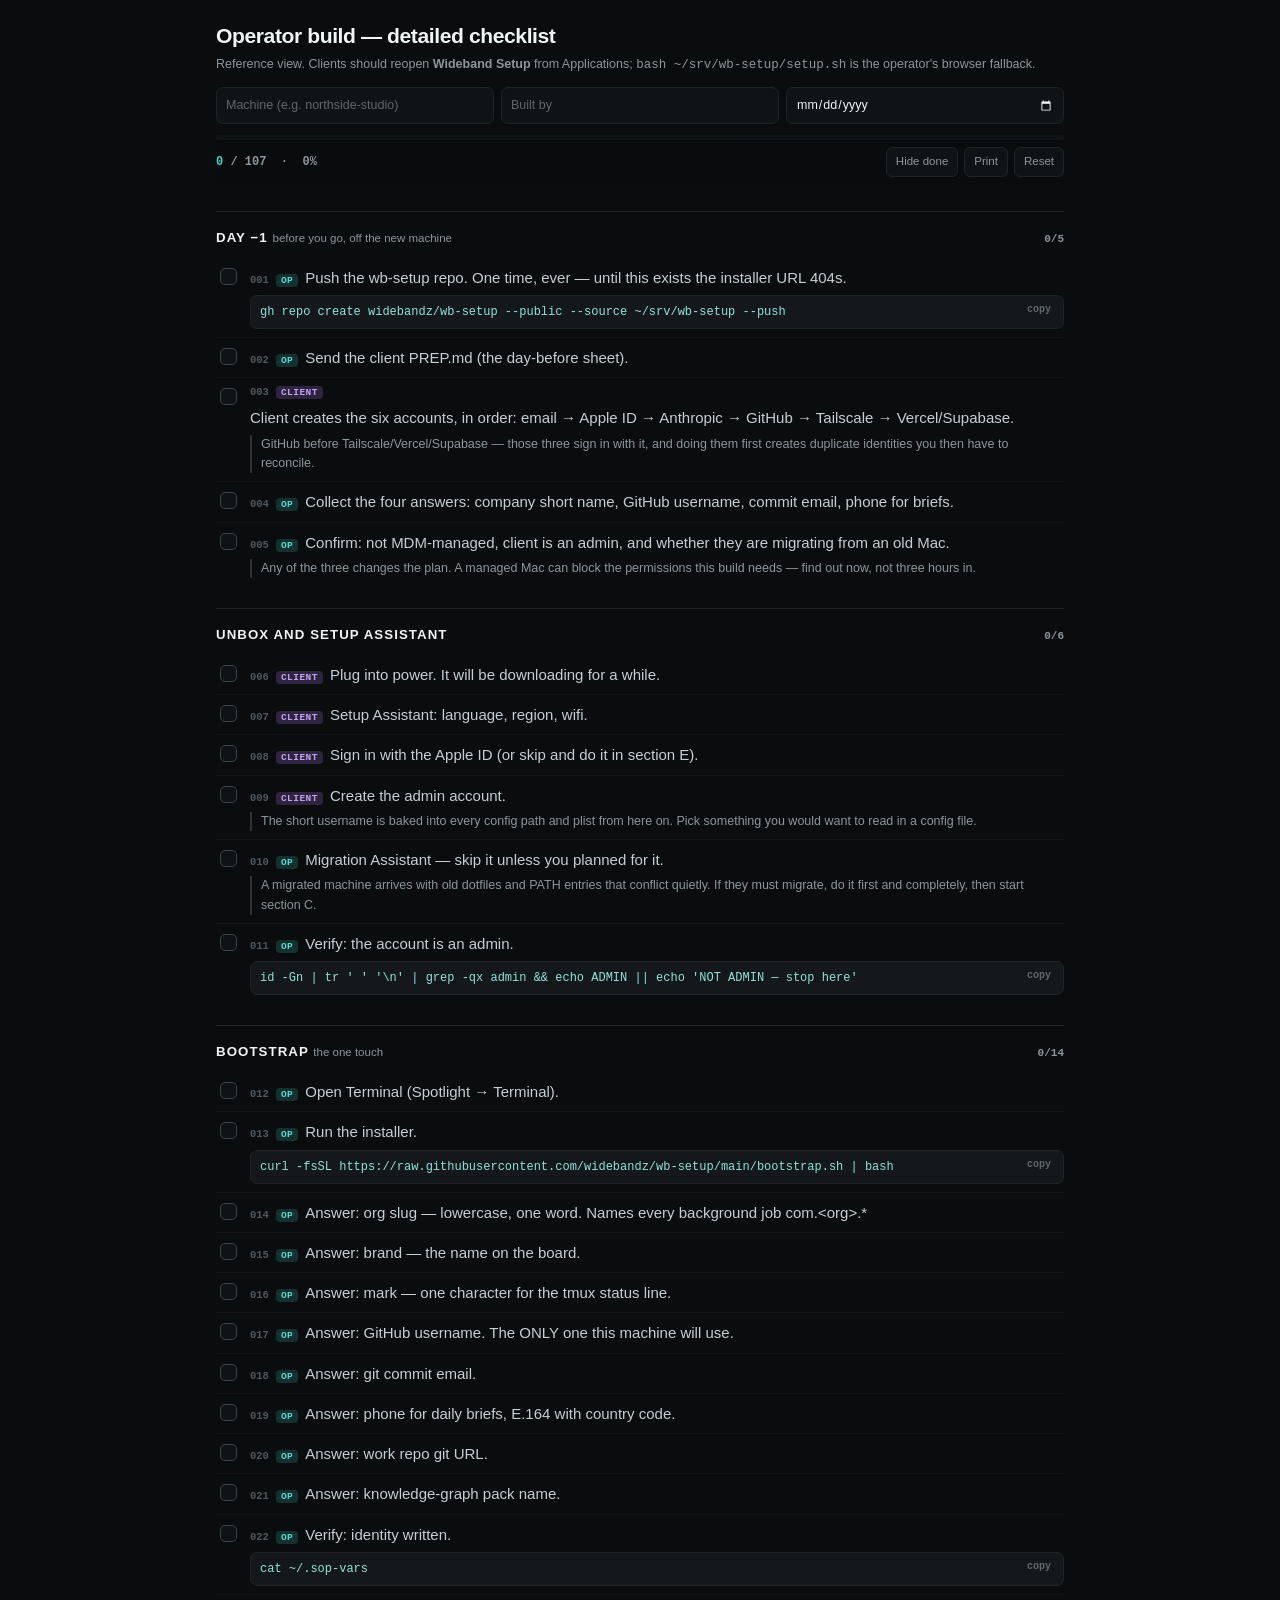
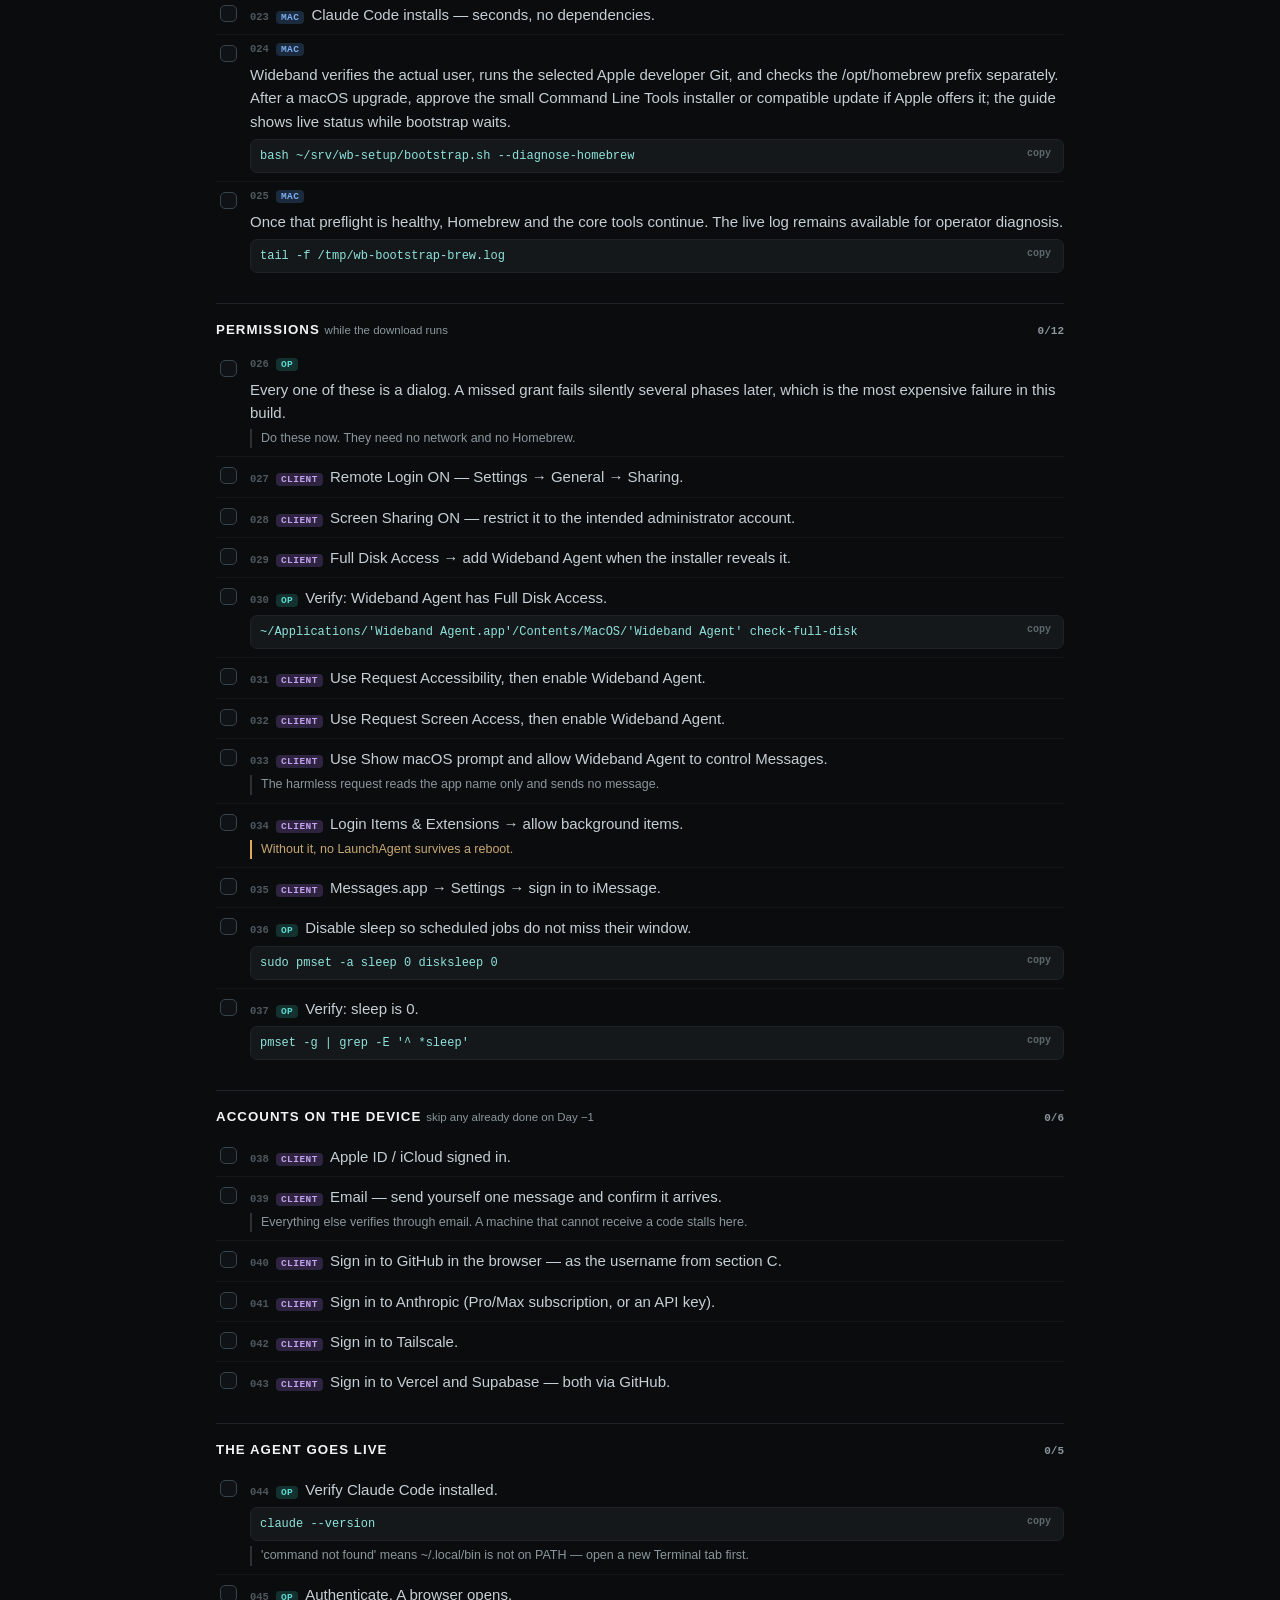
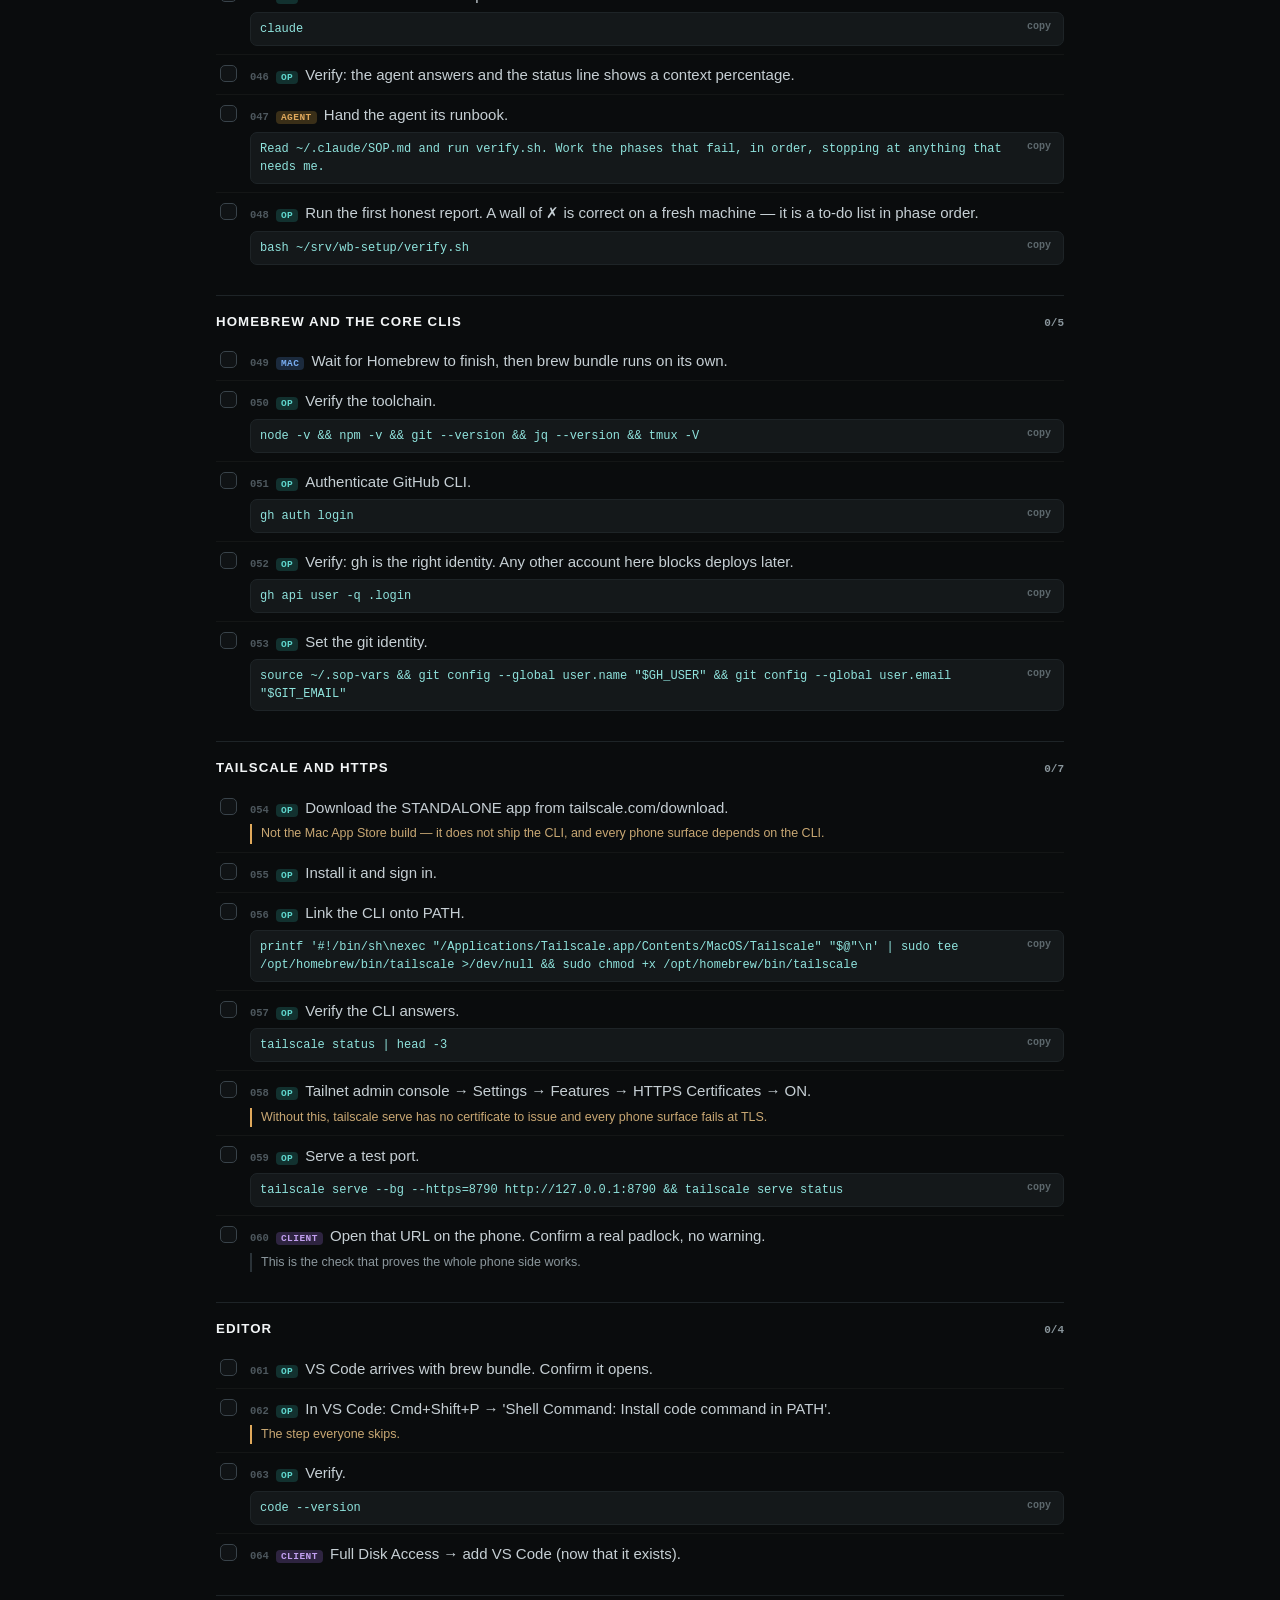
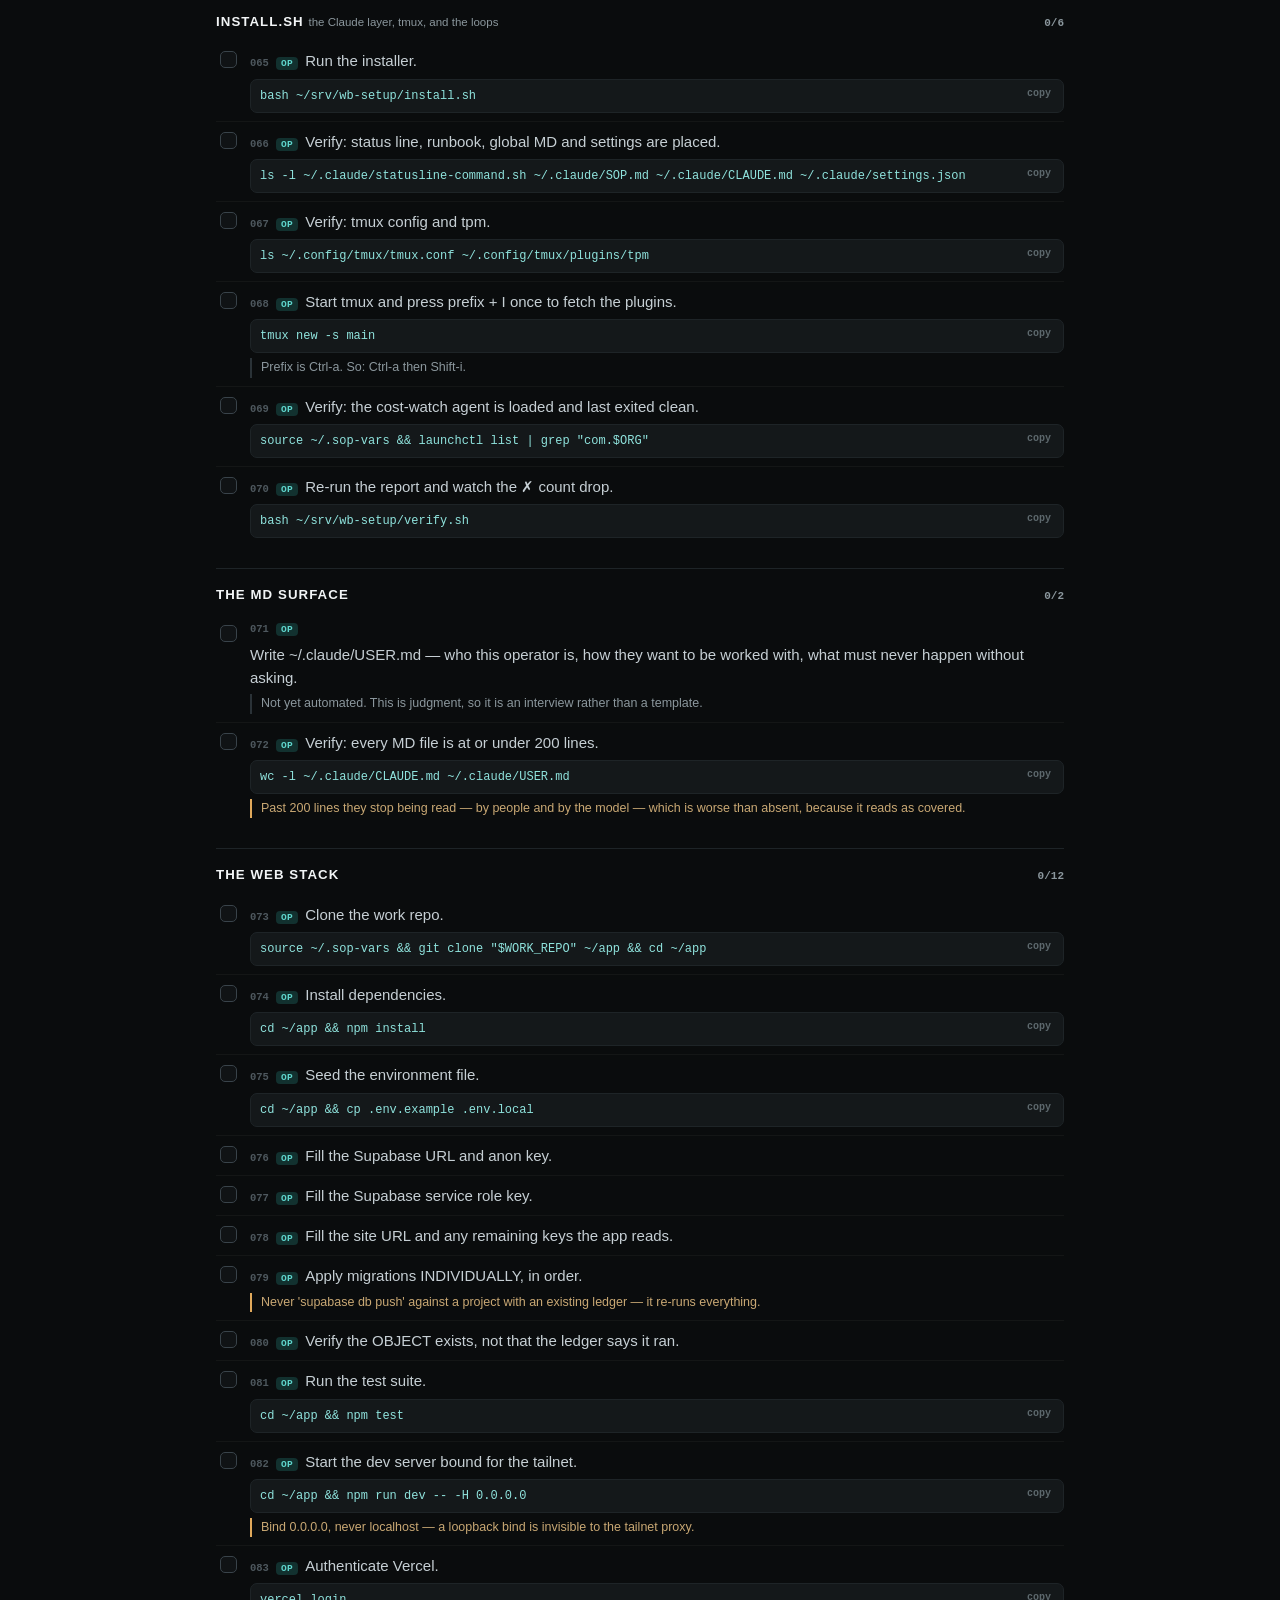
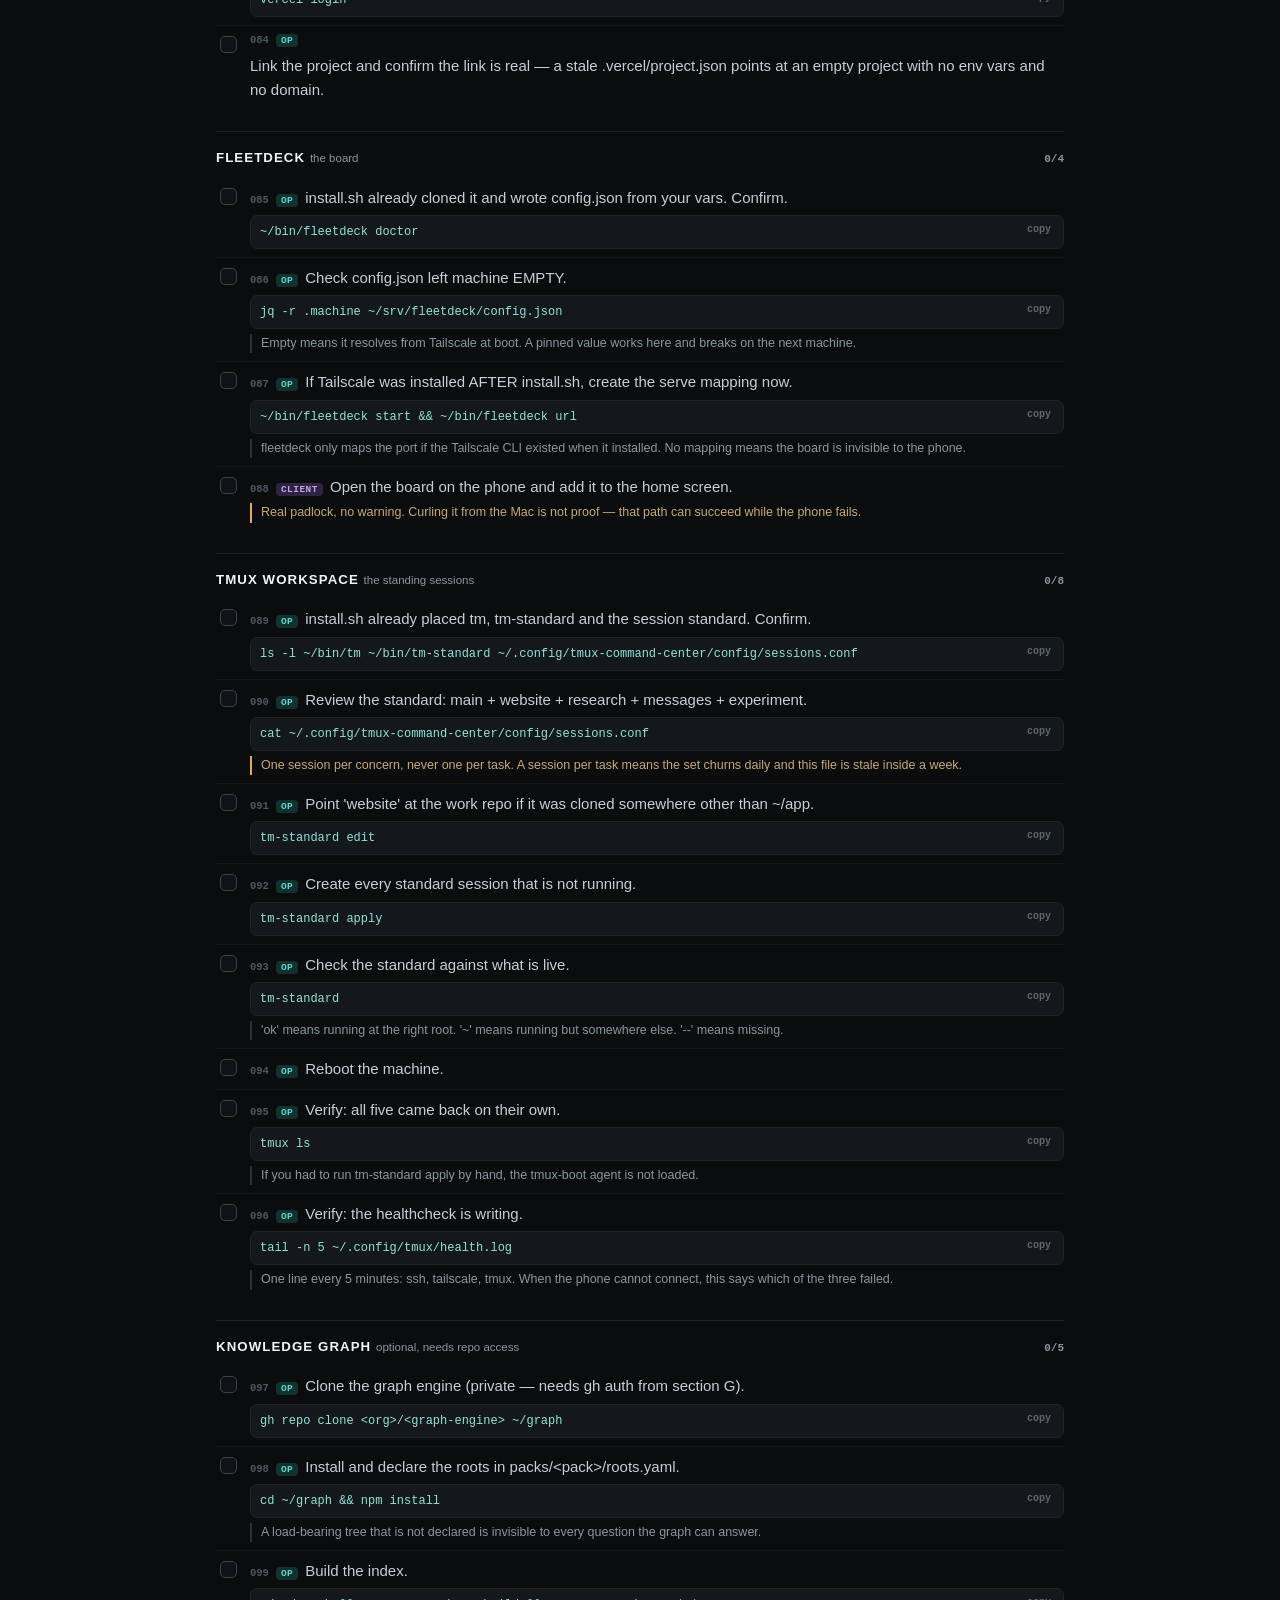
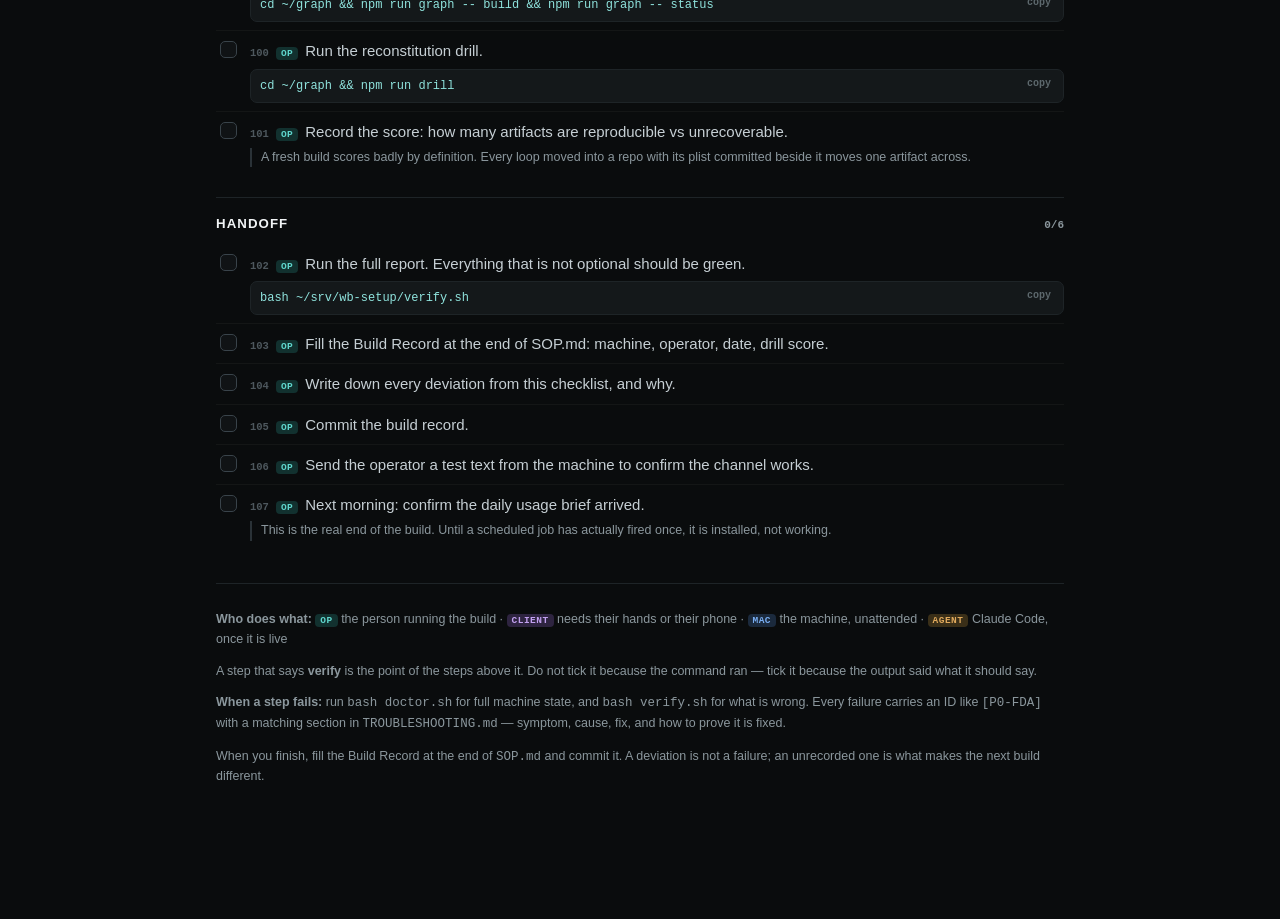
<file: checklist.html>
<!doctype html>
<html lang="en">
<head>
<meta charset="utf-8">
<meta name="viewport" content="width=device-width,initial-scale=1">
<title>Operator build — checklist</title>
<style>
:root{color-scheme:dark;--bg:#0a0c0d;--panel:#101315;--panel2:#14181a;--line:#1e2427;
--tx:#c6cfd4;--hi:#f2f5f6;--dim:#8b979d;--acc:#3fd0c9;--warn:#e0a95c;--ok:#7fd88f}
*{box-sizing:border-box}
body{margin:0;padding:0 16px 120px;background:var(--bg);color:var(--tx);
font:15px/1.55 -apple-system,BlinkMacSystemFont,'SF Pro Text',sans-serif;
max-width:880px;margin-inline:auto;-webkit-text-size-adjust:100%}

header{position:sticky;top:0;z-index:10;background:linear-gradient(180deg,var(--bg) 72%,transparent);
padding:20px 0 12px;margin-bottom:4px}
h1{font-size:1.32rem;letter-spacing:-.02em;margin:0 0 2px;color:var(--hi)}
.sub{color:var(--dim);font-size:12.5px;margin:0 0 12px}

.meta{display:grid;grid-template-columns:repeat(3,1fr);gap:7px;margin-bottom:11px}
.meta input{background:var(--panel);border:1px solid var(--line);border-radius:7px;
padding:7px 9px;color:var(--hi);font:inherit;font-size:12.5px;width:100%}
.meta input::placeholder{color:#5d686d}
.meta input:focus{outline:none;border-color:var(--acc)}

.bar{height:5px;background:var(--panel);border-radius:3px;overflow:hidden}
.bar i{display:block;height:100%;width:0;background:var(--acc);transition:width .25s}
.stats{display:flex;justify-content:space-between;align-items:center;margin-top:7px;gap:10px;flex-wrap:wrap}
.count{font:600 12px ui-monospace,Menlo,monospace;color:var(--dim)}
.count b{color:var(--acc)}
.tools{display:flex;gap:6px}
button.t{background:var(--panel);border:1px solid var(--line);color:var(--dim);
border-radius:6px;padding:5px 9px;font:inherit;font-size:11.5px;cursor:pointer}
button.t:hover{color:var(--hi);border-color:#2c3439}
button.t.on{color:var(--acc);border-color:var(--acc)}

section{margin:22px 0 0;border-top:1px solid var(--line);padding-top:16px}
.sh{display:flex;align-items:baseline;gap:9px;cursor:pointer;user-select:none}
.sh h2{font-size:.83rem;text-transform:uppercase;letter-spacing:.08em;color:var(--hi);margin:0;font-weight:650}
.sh .c{font:600 11px ui-monospace,Menlo,monospace;color:var(--dim);margin-left:auto}
.sh .tw{color:var(--dim);font-size:11.5px;font-weight:400;text-transform:none;letter-spacing:0}
section.done .sh h2{color:var(--dim)}
.steps{margin-top:9px}
section.collapsed .steps{display:none}

.step{display:flex;gap:10px;padding:8px 0;border-bottom:1px solid rgba(255,255,255,.04)}
.step:last-child{border-bottom:0}
.step input{appearance:none;flex:0 0 17px;height:17px;margin-top:2px;border:1px solid #39434a;
border-radius:5px;background:var(--panel);cursor:pointer;position:relative}
.step input:checked{background:var(--acc);border-color:var(--acc)}
.step input:checked::after{content:'';position:absolute;left:5px;top:1.5px;width:4px;height:9px;
border:solid #06201f;border-width:0 2px 2px 0;transform:rotate(42deg)}
.body{flex:1;min-width:0}
.line{display:flex;gap:7px;align-items:baseline;flex-wrap:wrap}
.n{font:600 10.5px ui-monospace,Menlo,monospace;color:#4e585e;flex:0 0 auto}
.tx{color:var(--tx)}
.step.checked .tx,.step.checked .n{color:#5d686d;text-decoration:line-through;text-decoration-color:#333c41}
.who{font:600 9.5px ui-monospace,Menlo,monospace;text-transform:uppercase;letter-spacing:.05em;
padding:1px 5px;border-radius:4px;flex:0 0 auto}
.w-op{background:#12312f;color:#5fd6cd}
.w-client{background:#2e2440;color:#c2a0f0}
.w-mac{background:#1b2a3d;color:#79aef2}
.w-agent{background:#3a2f18;color:#e0a95c}
.cmd{display:flex;gap:7px;align-items:flex-start;margin-top:6px;background:var(--panel2);
border:1px solid var(--line);border-radius:7px;padding:7px 9px}
.cmd code{flex:1;font:12px/1.5 ui-monospace,'SF Mono',Menlo,monospace;color:#8fe3dd;
white-space:pre-wrap;word-break:break-word}
.cp{background:none;border:0;color:#5d686d;cursor:pointer;font:600 10px ui-monospace,Menlo,monospace;
padding:1px 3px;flex:0 0 auto}
.cp:hover{color:var(--acc)}
.note{margin-top:5px;font-size:12.5px;color:var(--dim);border-left:2px solid #2a3237;padding-left:9px}
.note.warn{border-left-color:var(--warn);color:#c9a874}
.step.checked .cmd,.step.checked .note{opacity:.4}

body.hideDone .step.checked{display:none}
body.hideDone section.done{display:none}

footer{margin-top:34px;border-top:1px solid var(--line);padding-top:14px;color:var(--dim);font-size:12.5px}
@media(max-width:620px){.meta{grid-template-columns:1fr}}
@media print{
  body{background:#fff;color:#000;padding:0}
  header{position:static}.tools,.cp{display:none}
  .step input{border-color:#888}section{break-inside:avoid}
}
</style>
</head>
<body>

<header>
  <h1>Operator build — detailed checklist</h1>
  <p class="sub">Reference view. Clients should reopen <strong>Wideband Setup</strong> from Applications; <code>bash ~/srv/wb-setup/setup.sh</code> is the operator's browser fallback.</p>
  <div class="meta">
    <input id="m-machine"  placeholder="Machine (e.g. northside-studio)">
    <input id="m-operator" placeholder="Built by">
    <input id="m-date"     placeholder="Date" type="date">
  </div>
  <div class="bar"><i id="bar"></i></div>
  <div class="stats">
    <span class="count"><b id="done">0</b> / <span id="total">0</span> &nbsp;·&nbsp; <span id="pct">0%</span></span>
    <span class="tools">
      <button class="t" id="tg">Hide done</button>
      <button class="t" id="pr">Print</button>
      <button class="t" id="rs">Reset</button>
    </span>
  </div>
</header>

<main id="app"></main>

<footer>
  <p><b>Who does what:</b>
    <span class="who w-op">op</span> the person running the build ·
    <span class="who w-client">client</span> needs their hands or their phone ·
    <span class="who w-mac">mac</span> the machine, unattended ·
    <span class="who w-agent">agent</span> Claude Code, once it is live
  </p>
  <p>A step that says <b>verify</b> is the point of the steps above it. Do not tick it because the
  command ran — tick it because the output said what it should say.</p>
  <p><b>When a step fails:</b> run <code>bash doctor.sh</code> for full machine state, and
  <code>bash verify.sh</code> for what is wrong. Every failure carries an ID like
  <code>[P0-FDA]</code> with a matching section in <code>TROUBLESHOOTING.md</code> —
  symptom, cause, fix, and how to prove it is fixed.</p>
  <p>When you finish, fill the Build Record at the end of <code>SOP.md</code> and commit it.
  A deviation is not a failure; an unrecorded one is what makes the next build different.</p>
</footer>

<script>
const S = [
["A","Day −1 — before you go, off the new machine",[
 ["op","Push the wb-setup repo. One time, ever — until this exists the installer URL 404s.","gh repo create widebandz/wb-setup --public --source ~/srv/wb-setup --push"],
 ["op","Send the client PREP.md (the day-before sheet)."],
 ["client","Client creates the six accounts, in order: email → Apple ID → Anthropic → GitHub → Tailscale → Vercel/Supabase.","","GitHub before Tailscale/Vercel/Supabase — those three sign in with it, and doing them first creates duplicate identities you then have to reconcile."],
 ["op","Collect the four answers: company short name, GitHub username, commit email, phone for briefs."],
 ["op","Confirm: not MDM-managed, client is an admin, and whether they are migrating from an old Mac.","","Any of the three changes the plan. A managed Mac can block the permissions this build needs — find out now, not three hours in."],
]],
["B","Unbox and Setup Assistant",[
 ["client","Plug into power. It will be downloading for a while."],
 ["client","Setup Assistant: language, region, wifi."],
 ["client","Sign in with the Apple ID (or skip and do it in section E)."],
 ["client","Create the admin account.","","The short username is baked into every config path and plist from here on. Pick something you would want to read in a config file."],
 ["op","Migration Assistant — skip it unless you planned for it.","","A migrated machine arrives with old dotfiles and PATH entries that conflict quietly. If they must migrate, do it first and completely, then start section C."],
 ["op","Verify: the account is an admin.","id -Gn | tr ' ' '\\n' | grep -qx admin && echo ADMIN || echo 'NOT ADMIN — stop here'"],
]],
["C","Bootstrap — the one touch",[
 ["op","Open Terminal (Spotlight → Terminal)."],
 ["op","Run the installer.","curl -fsSL https://raw.githubusercontent.com/widebandz/wb-setup/main/bootstrap.sh | bash"],
 ["op","Answer: org slug — lowercase, one word. Names every background job com.<org>.*"],
 ["op","Answer: brand — the name on the board."],
 ["op","Answer: mark — one character for the tmux status line."],
 ["op","Answer: GitHub username. The ONLY one this machine will use."],
 ["op","Answer: git commit email."],
 ["op","Answer: phone for daily briefs, E.164 with country code."],
 ["op","Answer: work repo git URL."],
 ["op","Answer: knowledge-graph pack name."],
 ["op","Verify: identity written.","cat ~/.sop-vars"],
 ["mac","Claude Code installs — seconds, no dependencies."],
 ["mac","Wideband verifies the actual user, runs the selected Apple developer Git, and checks the /opt/homebrew prefix separately. After a macOS upgrade, approve the small Command Line Tools installer or compatible update if Apple offers it; the guide shows live status while bootstrap waits.","bash ~/srv/wb-setup/bootstrap.sh --diagnose-homebrew"],
 ["mac","Once that preflight is healthy, Homebrew and the core tools continue. The live log remains available for operator diagnosis.","tail -f /tmp/wb-bootstrap-brew.log"],
]],
["D","Permissions — while the download runs",[
 ["op","Every one of these is a dialog. A missed grant fails silently several phases later, which is the most expensive failure in this build.","","Do these now. They need no network and no Homebrew."],
 ["client","Remote Login ON — Settings → General → Sharing."],
 ["client","Screen Sharing ON — restrict it to the intended administrator account."],
 ["client","Full Disk Access → add Wideband Agent when the installer reveals it."],
 ["op","Verify: Wideband Agent has Full Disk Access.","~/Applications/'Wideband Agent.app'/Contents/MacOS/'Wideband Agent' check-full-disk"],
 ["client","Use Request Accessibility, then enable Wideband Agent."],
 ["client","Use Request Screen Access, then enable Wideband Agent."],
 ["client","Use Show macOS prompt and allow Wideband Agent to control Messages.","","The harmless request reads the app name only and sends no message."],
 ["client","Login Items & Extensions → allow background items.","","Without it, no LaunchAgent survives a reboot."],
 ["client","Messages.app → Settings → sign in to iMessage."],
 ["op","Disable sleep so scheduled jobs do not miss their window.","sudo pmset -a sleep 0 disksleep 0"],
 ["op","Verify: sleep is 0.","pmset -g | grep -E '^ *sleep'"],
]],
["E","Accounts on the device — skip any already done on Day −1",[
 ["client","Apple ID / iCloud signed in."],
 ["client","Email — send yourself one message and confirm it arrives.","","Everything else verifies through email. A machine that cannot receive a code stalls here."],
 ["client","Sign in to GitHub in the browser — as the username from section C."],
 ["client","Sign in to Anthropic (Pro/Max subscription, or an API key)."],
 ["client","Sign in to Tailscale."],
 ["client","Sign in to Vercel and Supabase — both via GitHub."],
]],
["F","The agent goes live",[
 ["op","Verify Claude Code installed.","claude --version","'command not found' means ~/.local/bin is not on PATH — open a new Terminal tab first."],
 ["op","Authenticate. A browser opens.","claude"],
 ["op","Verify: the agent answers and the status line shows a context percentage."],
 ["agent","Hand the agent its runbook.","Read ~/.claude/SOP.md and run verify.sh. Work the phases that fail, in order, stopping at anything that needs me."],
 ["op","Run the first honest report. A wall of ✗ is correct on a fresh machine — it is a to-do list in phase order.","bash ~/srv/wb-setup/verify.sh"],
]],
["G","Homebrew and the core CLIs",[
 ["mac","Wait for Homebrew to finish, then brew bundle runs on its own."],
 ["op","Verify the toolchain.","node -v && npm -v && git --version && jq --version && tmux -V"],
 ["op","Authenticate GitHub CLI.","gh auth login"],
 ["op","Verify: gh is the right identity. Any other account here blocks deploys later.","gh api user -q .login"],
 ["op","Set the git identity.","source ~/.sop-vars && git config --global user.name \"$GH_USER\" && git config --global user.email \"$GIT_EMAIL\""],
]],
["H","Tailscale and HTTPS",[
 ["op","Download the STANDALONE app from tailscale.com/download.","","Not the Mac App Store build — it does not ship the CLI, and every phone surface depends on the CLI."],
 ["op","Install it and sign in."],
 ["op","Link the CLI onto PATH.","printf '#!/bin/sh\\nexec \"/Applications/Tailscale.app/Contents/MacOS/Tailscale\" \"$@\"\\n' | sudo tee /opt/homebrew/bin/tailscale >/dev/null && sudo chmod +x /opt/homebrew/bin/tailscale"],
 ["op","Verify the CLI answers.","tailscale status | head -3"],
 ["op","Tailnet admin console → Settings → Features → HTTPS Certificates → ON.","","Without this, tailscale serve has no certificate to issue and every phone surface fails at TLS."],
 ["op","Serve a test port.","tailscale serve --bg --https=8790 http://127.0.0.1:8790 && tailscale serve status"],
 ["client","Open that URL on the phone. Confirm a real padlock, no warning.","","This is the check that proves the whole phone side works."],
]],
["I","Editor",[
 ["op","VS Code arrives with brew bundle. Confirm it opens."],
 ["op","In VS Code: Cmd+Shift+P → 'Shell Command: Install code command in PATH'.","","The step everyone skips."],
 ["op","Verify.","code --version"],
 ["client","Full Disk Access → add VS Code (now that it exists)."],
]],
["J","install.sh — the Claude layer, tmux, and the loops",[
 ["op","Run the installer.","bash ~/srv/wb-setup/install.sh"],
 ["op","Verify: status line, runbook, global MD and settings are placed.","ls -l ~/.claude/statusline-command.sh ~/.claude/SOP.md ~/.claude/CLAUDE.md ~/.claude/settings.json"],
 ["op","Verify: tmux config and tpm.","ls ~/.config/tmux/tmux.conf ~/.config/tmux/plugins/tpm"],
 ["op","Start tmux and press prefix + I once to fetch the plugins.","tmux new -s main","Prefix is Ctrl-a. So: Ctrl-a then Shift-i."],
 ["op","Verify: the cost-watch agent is loaded and last exited clean.","source ~/.sop-vars && launchctl list | grep \"com.$ORG\""],
 ["op","Re-run the report and watch the ✗ count drop.","bash ~/srv/wb-setup/verify.sh"],
]],
["K","The MD surface",[
 ["op","Write ~/.claude/USER.md — who this operator is, how they want to be worked with, what must never happen without asking.","","Not yet automated. This is judgment, so it is an interview rather than a template."],
 ["op","Verify: every MD file is at or under 200 lines.","wc -l ~/.claude/CLAUDE.md ~/.claude/USER.md","Past 200 lines they stop being read — by people and by the model — which is worse than absent, because it reads as covered."],
]],
["L","The web stack",[
 ["op","Clone the work repo.","source ~/.sop-vars && git clone \"$WORK_REPO\" ~/app && cd ~/app"],
 ["op","Install dependencies.","cd ~/app && npm install"],
 ["op","Seed the environment file.","cd ~/app && cp .env.example .env.local"],
 ["op","Fill the Supabase URL and anon key."],
 ["op","Fill the Supabase service role key."],
 ["op","Fill the site URL and any remaining keys the app reads."],
 ["op","Apply migrations INDIVIDUALLY, in order.","","Never 'supabase db push' against a project with an existing ledger — it re-runs everything."],
 ["op","Verify the OBJECT exists, not that the ledger says it ran."],
 ["op","Run the test suite.","cd ~/app && npm test"],
 ["op","Start the dev server bound for the tailnet.","cd ~/app && npm run dev -- -H 0.0.0.0","Bind 0.0.0.0, never localhost — a loopback bind is invisible to the tailnet proxy."],
 ["op","Authenticate Vercel.","vercel login"],
 ["op","Link the project and confirm the link is real — a stale .vercel/project.json points at an empty project with no env vars and no domain."],
]],
["M","fleetdeck — the board",[
 ["op","install.sh already cloned it and wrote config.json from your vars. Confirm.","~/bin/fleetdeck doctor"],
 ["op","Check config.json left machine EMPTY.","jq -r .machine ~/srv/fleetdeck/config.json","Empty means it resolves from Tailscale at boot. A pinned value works here and breaks on the next machine."],
 ["op","If Tailscale was installed AFTER install.sh, create the serve mapping now.","~/bin/fleetdeck start && ~/bin/fleetdeck url","fleetdeck only maps the port if the Tailscale CLI existed when it installed. No mapping means the board is invisible to the phone."],
 ["client","Open the board on the phone and add it to the home screen.","","Real padlock, no warning. Curling it from the Mac is not proof — that path can succeed while the phone fails."],
]],
["N","tmux workspace — the standing sessions",[
 ["op","install.sh already placed tm, tm-standard and the session standard. Confirm.","ls -l ~/bin/tm ~/bin/tm-standard ~/.config/tmux-command-center/config/sessions.conf"],
 ["op","Review the standard: main + website + research + messages + experiment.","cat ~/.config/tmux-command-center/config/sessions.conf","One session per concern, never one per task. A session per task means the set churns daily and this file is stale inside a week."],
 ["op","Point 'website' at the work repo if it was cloned somewhere other than ~/app.","tm-standard edit"],
 ["op","Create every standard session that is not running.","tm-standard apply"],
 ["op","Check the standard against what is live.","tm-standard","'ok' means running at the right root. '~' means running but somewhere else. '--' means missing."],
 ["op","Reboot the machine."],
 ["op","Verify: all five came back on their own.","tmux ls","If you had to run tm-standard apply by hand, the tmux-boot agent is not loaded."],
 ["op","Verify: the healthcheck is writing.","tail -n 5 ~/.config/tmux/health.log","One line every 5 minutes: ssh, tailscale, tmux. When the phone cannot connect, this says which of the three failed."],
]],
["O","Knowledge graph — optional, needs repo access",[
 ["op","Clone the graph engine (private — needs gh auth from section G).","gh repo clone <org>/<graph-engine> ~/graph"],
 ["op","Install and declare the roots in packs/<pack>/roots.yaml.","cd ~/graph && npm install","A load-bearing tree that is not declared is invisible to every question the graph can answer."],
 ["op","Build the index.","cd ~/graph && npm run graph -- build && npm run graph -- status"],
 ["op","Run the reconstitution drill.","cd ~/graph && npm run drill"],
 ["op","Record the score: how many artifacts are reproducible vs unrecoverable.","","A fresh build scores badly by definition. Every loop moved into a repo with its plist committed beside it moves one artifact across."],
]],
["P","Handoff",[
 ["op","Run the full report. Everything that is not optional should be green.","bash ~/srv/wb-setup/verify.sh"],
 ["op","Fill the Build Record at the end of SOP.md: machine, operator, date, drill score."],
 ["op","Write down every deviation from this checklist, and why."],
 ["op","Commit the build record."],
 ["op","Send the operator a test text from the machine to confirm the channel works."],
 ["op","Next morning: confirm the daily usage brief arrived.","","This is the real end of the build. Until a scheduled job has actually fired once, it is installed, not working."],
]],
];

const KEY='wb-checklist-v1';
let state=JSON.parse(localStorage.getItem(KEY)||'{"done":{},"meta":{}}');
const save=()=>localStorage.setItem(KEY,JSON.stringify(state));
const app=document.getElementById('app');
let total=0;

S.forEach(([sid,stitle,steps])=>{
  const sec=document.createElement('section'); sec.dataset.sid=sid;
  const h=document.createElement('div'); h.className='sh';
  const parts=stitle.split(' — ');
  h.innerHTML='<h2>'+parts[0]+(parts[1]?' <span class="tw">'+parts[1]+'</span>':'')+'</h2><span class="c"></span>';
  sec.appendChild(h);
  const wrap=document.createElement('div'); wrap.className='steps';

  steps.forEach((st,i)=>{
    const [who,text,cmd,note]=st;
    const id=sid+'-'+i; total++;
    const d=document.createElement('div'); d.className='step'; d.dataset.id=id;
    const cb=document.createElement('input'); cb.type='checkbox'; cb.checked=!!state.done[id];
    if(cb.checked) d.classList.add('checked');
    const body=document.createElement('div'); body.className='body';
    const line=document.createElement('div'); line.className='line';
    const n=document.createElement('span'); n.className='n'; n.textContent=String(total).padStart(3,'0');
    const w=document.createElement('span'); w.className='who w-'+who; w.textContent=who;
    const tx=document.createElement('span'); tx.className='tx'; tx.textContent=text;
    line.append(n,w,tx); body.appendChild(line);
    if(cmd){
      const c=document.createElement('div'); c.className='cmd';
      const code=document.createElement('code'); code.textContent=cmd;
      const b=document.createElement('button'); b.className='cp'; b.textContent='copy';
      b.onclick=e=>{e.stopPropagation();navigator.clipboard.writeText(cmd);
        b.textContent='copied';setTimeout(()=>b.textContent='copy',1100);};
      c.append(code,b); body.appendChild(c);
    }
    if(note){
      const nt=document.createElement('div');
      nt.className='note'+(/never|not the|without|stop|fails|skip/i.test(note)?' warn':'');
      nt.textContent=note; body.appendChild(nt);
    }
    cb.onchange=()=>{ if(cb.checked){state.done[id]=1;d.classList.add('checked');}
      else{delete state.done[id];d.classList.remove('checked');} save(); refresh(); };
    d.append(cb,body); wrap.appendChild(d);
  });

  sec.appendChild(wrap);
  h.onclick=e=>{ if(e.target.tagName!=='BUTTON') sec.classList.toggle('collapsed'); };
  app.appendChild(sec);
});

document.getElementById('total').textContent=total;

function refresh(){
  let done=0;
  document.querySelectorAll('section').forEach(sec=>{
    const st=[...sec.querySelectorAll('.step')];
    const d=st.filter(s=>s.classList.contains('checked')).length;
    done+=d;
    sec.querySelector('.sh .c').textContent=d+'/'+st.length;
    sec.classList.toggle('done', d===st.length && st.length>0);
  });
  document.getElementById('done').textContent=done;
  const p=total?Math.round(done/total*100):0;
  document.getElementById('pct').textContent=p+'%';
  document.getElementById('bar').style.width=p+'%';
}

['machine','operator','date'].forEach(k=>{
  const el=document.getElementById('m-'+k);
  el.value=state.meta[k]||'';
  el.oninput=()=>{state.meta[k]=el.value;save();};
});

document.getElementById('tg').onclick=e=>{
  document.body.classList.toggle('hideDone');
  e.target.classList.toggle('on');
  e.target.textContent=document.body.classList.contains('hideDone')?'Show all':'Hide done';
};
document.getElementById('pr').onclick=()=>window.print();
document.getElementById('rs').onclick=()=>{
  if(!confirm('Clear every tick on this machine? The build record fields stay.')) return;
  state.done={}; save();
  document.querySelectorAll('.step input').forEach(c=>{c.checked=false;c.closest('.step').classList.remove('checked');});
  refresh();
};

refresh();
</script>
</body>
</html>
</file>
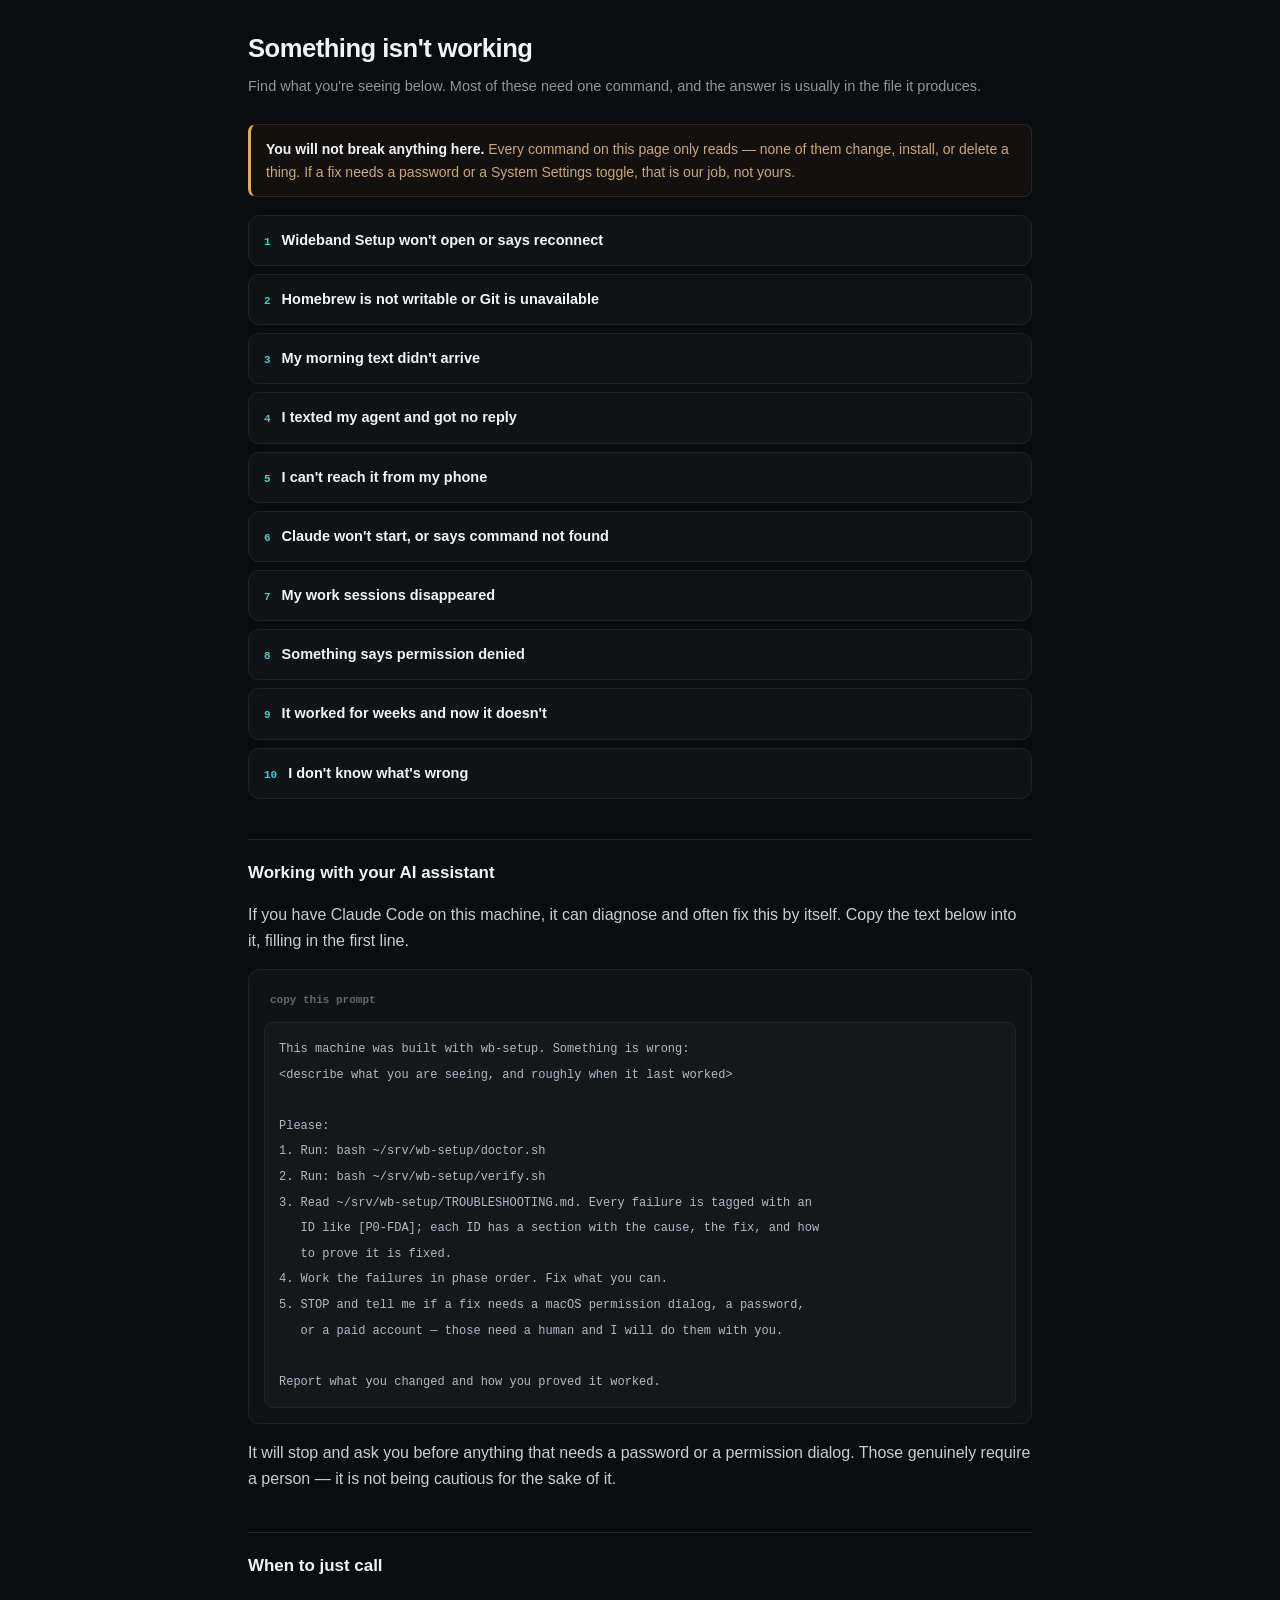
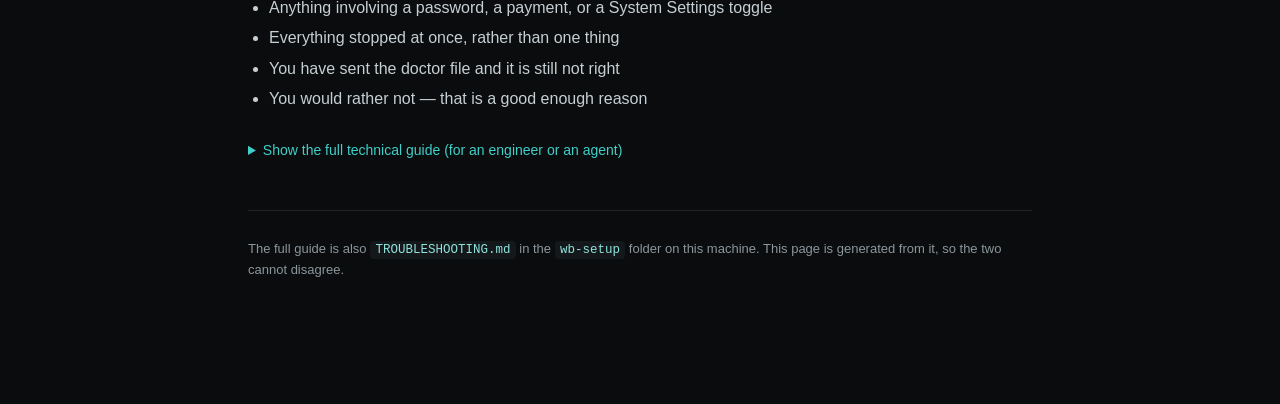
<file: help.html>
<!doctype html>
<html lang="en">
<head>
<meta charset="utf-8">
<meta name="viewport" content="width=device-width,initial-scale=1">
<title>Something isn't working — help</title>
<style>
:root{color-scheme:dark;--bg:#0a0c0d;--panel:#101315;--panel2:#14181a;--line:#1e2427;
--tx:#c6cfd4;--hi:#f2f5f6;--dim:#8b979d;--acc:#3fd0c9;--warn:#e0a95c}
*{box-sizing:border-box}
body{margin:0;padding:28px 18px 110px;background:var(--bg);color:var(--tx);
font:16px/1.6 -apple-system,BlinkMacSystemFont,'SF Pro Text',sans-serif;
max-width:820px;margin-inline:auto;-webkit-text-size-adjust:100%}
h1{font-size:1.6rem;letter-spacing:-.02em;margin:0 0 6px;color:var(--hi)}
.lede{color:var(--dim);font-size:14.5px;margin:0 0 26px}
h2{font-size:1.06rem;color:var(--hi);margin:2.4em 0 .7em;padding-top:1.1em;border-top:1px solid var(--line)}
h3{font-size:.97rem;color:#e6ebed;margin:1.7em 0 .5em}
strong{color:var(--hi)}
a{color:var(--acc)}
code{font:12.5px/1.5 ui-monospace,'SF Mono',Menlo,monospace;background:#14181a;
color:#8fe3dd;padding:.15em .42em;border-radius:4px;word-break:break-word}
pre{background:var(--panel);border:1px solid var(--line);border-radius:9px;
padding:13px 14px;overflow-x:auto}
pre code{background:none;padding:0;color:#aebcc2;font-size:12px;white-space:pre}
table{width:100%;border-collapse:collapse;margin:1.1em 0;font-size:13.5px;display:block;overflow-x:auto}
th,td{text-align:left;padding:9px 11px;border-bottom:1px solid var(--line);vertical-align:top}
th{color:var(--dim);font-weight:600;font-size:11px;text-transform:uppercase;letter-spacing:.06em}
hr{border:0;border-top:1px solid var(--line);margin:2.2em 0}
ul,ol{padding-left:21px}li{margin:.3em 0}
.card{background:var(--panel);border:1px solid var(--line);border-radius:11px;margin-bottom:8px;overflow:hidden}
.card summary{cursor:pointer;padding:13px 15px;display:flex;gap:11px;align-items:baseline;list-style:none}
.card summary::-webkit-details-marker{display:none}
.card[open] summary{border-bottom:1px solid var(--line)}
.qn{font:600 11px ui-monospace,Menlo,monospace;color:var(--acc);flex:0 0 auto}
.qt{color:var(--hi);font-weight:550;font-size:14.5px}
.cb{padding:13px 15px}.cb p{margin:0 0 10px;font-size:14.5px}
.then{color:var(--dim);font-size:13.5px!important;margin-bottom:0!important}
.cmd{display:flex;gap:8px;align-items:flex-start;background:var(--panel2);
border:1px solid var(--line);border-radius:8px;padding:9px 11px;margin:0 0 11px}
.cmd code{flex:1;background:none;padding:0}
.cp{background:none;border:0;color:#5d686d;cursor:pointer;
font:600 10px ui-monospace,Menlo,monospace;flex:0 0 auto}
.cp:hover{color:var(--acc)}
.note{background:#141010;border:1px solid #33231b;border-left:3px solid var(--warn);
border-radius:8px;padding:13px 15px;margin:18px 0;font-size:14px;color:#c9a874}
.agent{background:var(--panel);border:1px solid var(--line);border-radius:11px;padding:15px}
.agent pre{background:var(--panel2);margin:11px 0 0}
details.guide{margin-top:14px}
details.guide>summary{cursor:pointer;color:var(--acc);font-size:14px;padding:11px 0}
.guidebody{border-top:1px solid var(--line);margin-top:8px;padding-top:8px}
.guidebody h1{font-size:1.2rem;margin-top:1.4em}
.guidebody h2{font-size:1rem}.guidebody h3{font-size:.92rem}
footer{margin-top:38px;border-top:1px solid var(--line);padding-top:15px;color:var(--dim);font-size:13px}
</style>
</head>
<body>

<h1>Something isn't working</h1>
<p class="lede">Find what you're seeing below. Most of these need one command,
and the answer is usually in the file it produces.</p>

<div class="note"><strong>You will not break anything here.</strong> Every command
on this page only reads — none of them change, install, or delete a thing. If a
fix needs a password or a System Settings toggle, that is our job, not yours.</div>

<details class="card"><summary><span class="qn">1</span><span class="qt">Wideband Setup won&#x27;t open or says reconnect</span></summary><div class="cb"><p>Your progress is saved on this Mac. An unsigned pilot may need one Privacy &amp; Security → Open Anyway approval; a disconnected old page needs the installed app to supply its current private connection.</p><div class="cmd"><code>open &quot;$HOME/Applications/Wideband Setup.app&quot;</code><button class="cp" data-c="open &quot;$HOME/Applications/Wideband Setup.app&quot;">copy</button></div><p class="then"><strong>Then:</strong> Do not type a localhost address or share connection.json. If the app still cannot connect, ask Wideband for help with Part 0 below.</p></div></details>
<details class="card"><summary><span class="qn">2</span><span class="qt">Homebrew is not writable or Git is unavailable</span></summary><div class="cb"><p>This often appears after a major macOS upgrade leaves an old Homebrew folder but removes, deselects, or leaves incompatible Apple Command Line Tools. Ownership and Git are separate checks; do not run a broad chown from the error text.</p><div class="cmd"><code>bash ~/srv/wb-setup/bootstrap.sh --diagnose-homebrew</code><button class="cp" data-c="bash ~/srv/wb-setup/bootstrap.sh --diagnose-homebrew">copy</button></div><p class="then"><strong>Then:</strong> Send the read-only report to Wideband. Run a sudo repair only when the report proves the intended user and prints the exact scoped command.</p></div></details>
<details class="card"><summary><span class="qn">3</span><span class="qt">My morning text didn&#x27;t arrive</span></summary><div class="cb"><p>The machine sends a usage summary each morning. If it stopped, the job behind it is either failing or never fired — those look identical from the outside, which is why the command below reports both.</p><div class="cmd"><code>bash ~/srv/wb-setup/doctor.sh &gt; /tmp/doctor.txt</code><button class="cp" data-c="bash ~/srv/wb-setup/doctor.sh &gt; /tmp/doctor.txt">copy</button></div><p class="then"><strong>Then:</strong> Send /tmp/doctor.txt. The answer is in it.</p></div></details>
<details class="card"><summary><span class="qn">4</span><span class="qt">I texted my agent and got no reply</span></summary><div class="cb"><p>The Mac needs a signed-in separate Apple Account, a bound private chat, a running head session, and four message services. The check below reports which link is missing without sending a test message.</p><div class="cmd"><code>~/bin/wb-imessage check</code><button class="cp" data-c="~/bin/wb-imessage check">copy</button></div><p class="then"><strong>Then:</strong> Ask Wideband to review the result. A successful permission prompt alone does not prove that a reply reached your phone.</p></div></details>
<details class="card"><summary><span class="qn">5</span><span class="qt">I can&#x27;t reach it from my phone</span></summary><div class="cb"><p>The machine is reachable over a private network. If one page fails, that page is down. If EVERY page fails at once, the machine has usually dropped off the network entirely — often an expired key, which happens on a schedule and is not something you did.</p><div class="cmd"><code>bash ~/srv/wb-setup/doctor.sh &gt; /tmp/doctor.txt</code><button class="cp" data-c="bash ~/srv/wb-setup/doctor.sh &gt; /tmp/doctor.txt">copy</button></div><p class="then"><strong>Then:</strong> Note whether ONE thing broke or EVERYTHING did — that single detail usually identifies the cause.</p></div></details>
<details class="card"><summary><span class="qn">6</span><span class="qt">Claude won&#x27;t start, or says command not found</span></summary><div class="cb"><p>Almost always the terminal has not picked up its location yet. This is the one thing worth trying yourself.</p><div class="cmd"><code>open -a Terminal</code><button class="cp" data-c="open -a Terminal">copy</button></div><p class="then"><strong>Then:</strong> Close every terminal window, open a fresh one, and try again. If it still fails, send the doctor file.</p></div></details>
<details class="card"><summary><span class="qn">7</span><span class="qt">My work sessions disappeared</span></summary><div class="cb"><p>Your named sessions are written down and can be rebuilt. The layout inside them may not come back, but the sessions themselves will.</p><div class="cmd"><code>tm-standard apply</code><button class="cp" data-c="tm-standard apply">copy</button></div><p class="then"><strong>Then:</strong> Safe to run — it only creates what is missing and never closes anything you have open.</p></div></details>
<details class="card"><summary><span class="qn">8</span><span class="qt">Something says permission denied</span></summary><div class="cb"><p>macOS permissions occasionally need re-granting, particularly after a system update. These live in System Settings and are worth doing together rather than alone — one wrong toggle is hard to spot later.</p><p class="then"><strong>Then:</strong> Don&#x27;t work through Settings on your own. Send the doctor file and we will do it on a call.</p></div></details>
<details class="card"><summary><span class="qn">9</span><span class="qt">It worked for weeks and now it doesn&#x27;t</span></summary><div class="cb"><p>Usually something expired or an update moved a file — a login token, a network key, a system upgrade resetting a permission. Nothing you did.</p><div class="cmd"><code>bash ~/srv/wb-setup/doctor.sh &gt; /tmp/doctor.txt</code><button class="cp" data-c="bash ~/srv/wb-setup/doctor.sh &gt; /tmp/doctor.txt">copy</button></div><p class="then"><strong>Then:</strong> Mention roughly when it last worked. That narrows it faster than anything else.</p></div></details>
<details class="card"><summary><span class="qn">10</span><span class="qt">I don&#x27;t know what&#x27;s wrong</span></summary><div class="cb"><p>Fine — this is the right place to start. The command below collects everything about the machine&#x27;s state in one file.</p><div class="cmd"><code>bash ~/srv/wb-setup/doctor.sh &gt; /tmp/doctor.txt</code><button class="cp" data-c="bash ~/srv/wb-setup/doctor.sh &gt; /tmp/doctor.txt">copy</button></div><p class="then"><strong>Then:</strong> Send it with a sentence about what you were doing.</p></div></details>

<h2>Working with your AI assistant</h2>
<p>If you have Claude Code on this machine, it can diagnose and often fix this
by itself. Copy the text below into it, filling in the first line.</p>

<div class="agent">
  <button class="cp" id="cpp" style="font-size:11px">copy this prompt</button>
  <pre><code id="prompt">This machine was built with wb-setup. Something is wrong:
&lt;describe what you are seeing, and roughly when it last worked&gt;

Please:
1. Run: bash ~/srv/wb-setup/doctor.sh
2. Run: bash ~/srv/wb-setup/verify.sh
3. Read ~/srv/wb-setup/TROUBLESHOOTING.md. Every failure is tagged with an
   ID like [P0-FDA]; each ID has a section with the cause, the fix, and how
   to prove it is fixed.
4. Work the failures in phase order. Fix what you can.
5. STOP and tell me if a fix needs a macOS permission dialog, a password,
   or a paid account — those need a human and I will do them with you.

Report what you changed and how you proved it worked.</code></pre>
</div>

<p style="margin-top:16px">It will stop and ask you before anything that needs a
password or a permission dialog. Those genuinely require a person — it is not
being cautious for the sake of it.</p>

<h2>When to just call</h2>
<ul>
  <li>Anything involving a password, a payment, or a System Settings toggle</li>
  <li>Everything stopped at once, rather than one thing</li>
  <li>You have sent the doctor file and it is still not right</li>
  <li>You would rather not — that is a good enough reason</li>
</ul>

<details class="guide">
  <summary>Show the full technical guide (for an engineer or an agent)</summary>
  <div class="guidebody"><h1 id="troubleshooting">Troubleshooting</h1>
<h2 id="how-to-use-this">How to use this</h2>
<pre><code>bash doctor.sh          # what the machine actually is
bash verify.sh          # what is wrong, each failure tagged [P0-FDA] etc.</code></pre>
<p>Every <code>✗</code> from <code>verify.sh</code> carries an ID. Find that ID in <strong>Part 2</strong> below. Each entry names the symptom, the class it belongs to, a command that confirms the diagnosis, the fix, and — the half usually missing — how to prove it is actually fixed.</p>
<p>If nothing errored but something is wrong anyway, go to <strong>Part 3</strong>. If the machine worked for weeks and then stopped, go to <strong>Part 4</strong>.</p>
<p><strong>Read Part 1 once.</strong> Six classes cover nearly every failure in this build, including the ones nobody has written down yet. A symptom table can only help with failures someone already hit; knowing the class lets you diagnose a new one.</p>
<hr>
<h1 id="part-0-wideband-setup-app-and-private-guide">Part 0 — Wideband Setup app and private guide</h1>
<p>Use this section when the installer itself will not open or the embedded guide disconnects. Once the guide is healthy, use the check ID from its readiness screen and continue in Part 2.</p>
<h2 id="the-unsigned-pilot-is-blocked-by-gatekeeper">The unsigned pilot is blocked by Gatekeeper</h2>
<p><strong>Symptom:</strong> macOS says Wideband Setup was not opened or cannot verify the developer.</p>
<p>The pilot DMG is ad-hoc signed but not notarized. This is expected only when the filename contains <code>unsigned</code>.</p>
<ol><li>Select <strong>Done</strong>, not Move to Trash.</li><li>Open <strong>Open Privacy &amp; Security</strong> from the DMG.</li><li>In System Settings, scroll to Security and select <strong>Open Anyway</strong> beside</li></ol>
<p>Wideband Setup.</p>
<ol><li>Confirm <strong>Open Anyway</strong> and enter the Mac administrator password into the</li></ol>
<p>macOS prompt.</p>
<p><strong>Proof:</strong> Wideband Setup reaches its branded welcome window. A production DMG must be Developer ID signed, notarized, and stapled; it should not require this exception.</p>
<h2 id="the-app-stays-on-preparing-your-private-setup-guide">The app stays on “Preparing your private setup guide”</h2>
<p>Wait up to a minute on a new Mac. The bundled engine can open before Homebrew, Python, or Command Line Tools exists, but the app still has to copy its private payload and start the loopback service.</p>
<p>If it remains there, quit the app and open the installed copy:</p>
<pre><code>open &quot;$HOME/Applications/Wideband Setup.app&quot;</code></pre>
<p>An operator may inspect the local log on the Mac:</p>
<pre><code>tail -n 80 ~/.wideband/setup/engine.log</code></pre>
<p>Do not paste the raw log into a support channel. Use <strong>Setup tools → Export support bundle</strong> when the UI is available; that export is deliberately redacted.</p>
<p><strong>Proof:</strong> the header says <strong>Connected on this Mac</strong> and the next saved action appears.</p>
<h2 id="the-page-says-reconnect-needed">The page says “Reconnect needed”</h2>
<p>Progress is already saved. Do not refresh an old localhost tab or type a port manually. Reopen:</p>
<pre><code>open &quot;$HOME/Applications/Wideband Setup.app&quot;</code></pre>
<p>The native shell reads the current private connection, supplies the current token, and resumes the saved step. An old browser tab cannot safely invent a replacement token.</p>
<p><strong>Proof:</strong> the reconnect banner disappears and Live Readiness updates again.</p>
<h2 id="the-guide-is-not-using-port-8803">The guide is not using port 8803</h2>
<p>This is normal when another local process already owns 8803. Wideband Setup selects a free loopback port and records the real one. Inspect only the non-secret fields:</p>
<pre><code>plutil -extract port raw -o - ~/.wideband/setup/connection.json
plutil -extract build_id raw -o - ~/.wideband/setup/connection.json</code></pre>
<p>Never print or share the <code>token</code> field. Do not kill an unknown process merely to reclaim 8803.</p>
<p><strong>Proof:</strong> the app reports the selected port and remains connected. Reopening after 8803 becomes free may return to the preferred port.</p>
<h2 id="the-app-asks-whether-it-may-check-for-updates">The app asks whether it may check for updates</h2>
<p>This is a one-time consent prompt from the native Wideband Setup app. No update request is made before the client chooses. If enabled, startup checks contact only:</p>
<pre><code>https://os.wideband.ai/version</code></pre>
<p>The request contains the installed app version as a normal user-agent but no setup answers, client profile, local token, or machine identifier. Change the preference from <strong>Wideband Setup → Check for Updates When Starting</strong>. A manual <strong>Check for Updates…</strong> remains available whether or not startup checks are enabled.</p>
<p><strong>Proof:</strong> the menu item shows a checkmark only when startup checks are enabled.</p>
<h2 id="couldn-t-check-for-updates-appears">“Couldn’t check for updates” appears</h2>
<p>The installer and saved setup continue normally; an update check never blocks the local guide. Confirm the Mac can resolve and reach the public endpoint:</p>
<pre><code>curl -fsS https://os.wideband.ai/version</code></pre>
<p>The response must be schema-1 JSON for <code>wideband-setup</code>. The app refuses an oversized response, a response redirected away from the Wideband hostname, an unknown product/trust state, a malformed checksum, or release links outside <code>github.com/widebandz/wb-setup/releases</code>. Do not work around that refusal with an alternate download link. Use <strong>View Version History…</strong> or contact Wideband.</p>
<p><strong>Proof:</strong> a manual check reports either the newest published version or that the installed release is current.</p>
<h2 id="an-update-is-available">An update is available</h2>
<p>Select <strong>View &amp; Download</strong> to open the public GitHub Release. Review the release notes, exact DMG name, SHA-256, and whether the build is unsigned or notarized. Wideband Setup does not silently download, mount, install, or execute the new app. Opening the newer DMG replaces the managed installer payload while keeping the client&#x27;s saved setup state and curated identity.</p>
<p>Unsigned pilots still require the Privacy &amp; Security → Open Anyway handoff. Once production builds are Developer ID signed and notarized, the update notice must say so and the release must use <code>Wideband-Setup.dmg</code> rather than an <code>unsigned</code> filename.</p>
<p><strong>Proof:</strong> after opening the new release, <strong>About Wideband Setup</strong> and a manual update check report the same version shown on the public release page.</p>
<h2 id="terminal-appeared-behind-the-app">Terminal appeared behind the app</h2>
<p>The client package carries its own verified tools and does not need Homebrew. Terminal may host the first bootstrap or recovery while the native guide is open. Leave that window open until the guide says the local core is ready. Enter a Mac password only into an explicit macOS prompt.</p>
<p>On an established machine, reopening Wideband Setup should run quietly. If the readiness screen already says the foundation is installed but every launch opens Terminal, export a support bundle for the operator.</p>
<h2 id="homebrew-is-not-writable-or-says-git-is-unavailable-after-an-os-upgrade">Homebrew is not writable or says Git is unavailable after an OS upgrade</h2>
<p><strong>Symptom:</strong> the log reports that <code>/opt/homebrew</code> is not writable and may suggest a recursive <code>chown</code>; later Homebrew downloads API data but fails with “Git is unavailable.”</p>
<p><strong>Class:</strong> identity plus bare-machine assumptions. A major macOS upgrade can leave the Homebrew prefix on disk while removing or deselecting Apple Command Line Tools. The old prefix may also belong to a different setup user. These are two independent failures; the existence of <code>brew</code> proves neither is healthy. The packaged 0.8.0 client installer should use its private tools and leave a foreign prefix untouched. If it instead blocks, export a support bundle.</p>
<p>Run the read-only guard from the downloaded repository:</p>
<pre><code>bash ~/srv/wb-setup/bootstrap.sh --diagnose-homebrew</code></pre>
<p>It reports the invoking user and UID, home owner, GUI console user, architecture, PATH, selected developer directory, runnable Git version, Apple Command Line Tools receipt, exact prefix owner and mode, and the number of objects owned by another UID when the current user owns the prefix. It does not use <code>sudo</code> or change the machine.</p>
<p>Do not copy a generic <code>sudo chown -R &lt;name&gt; /opt/homebrew</code> from an error. The bootstrap prints a repair only when all of these are true:</p>
<ul><li>the machine is arm64 and the target is exactly <code>/opt/homebrew</code>;</li><li>the target is a real directory, not a symlink, and contains Homebrew markers;</li><li>the invoking user owns their unsymlinked home and is an administrator; and</li><li>the GUI console user is the same intended user; and</li><li>the standard Homebrew directories have no extended ACL or file-flag state</li></ul>
<p>that a scoped ownership/mode repair cannot safely explain.</p>
<p>For a recognized prefix already owned throughout by the current user, the legacy source bootstrap may print a directory-mode repair that the owner must review. It never prints or runs a command to transfer another user&#x27;s prefix. The packaged client installer needs no Homebrew repair.</p>
<p>If the report shows ACL entries, file flags, or effective non-writability that is not explained by ownership or owner-write bits, no repair command is printed. That state requires operator review; a generic <code>chown</code> or <code>chmod</code> would be guesswork and may not fix the actual restriction.</p>
<p>If the report says <code>developer Git installed_not_selected</code>, the files already exist and the client may personally run the exact selection shown by the installer:</p>
<pre><code>sudo /usr/bin/xcode-select --switch /Library/Developer/CommandLineTools</code></pre>
<p>If it says <code>developer Git missing</code>, approve Apple&#x27;s Command Line Tools dialog. That package is not the full Xcode application. The message saying an install was requested is not proof the download started; select <strong>Install</strong> and leave Terminal open while Wideband waits for the Git executable to appear.</p>
<p>If it says <code>developer Git incompatible</code>, the files remain but the selected Git cannot run. This is a known post-upgrade class: Apple advises checking Software Update for a Command Line Tools release compatible with the new macOS. Open <strong>System Settings → General → Software Update</strong>, install that update, and reopen Wideband Setup. Wideband does not delete the existing Apple toolchain or run a destructive reinstall command automatically.</p>
<p><strong>Proof:</strong> a second diagnostic reports <code>developer Git ready</code> with a Git version, <code>prefix state healthy</code>, the intended user and console user agree, and reopening Wideband Setup advances the Core tools row without another ownership error.</p>
<h2 id="a-permission-was-approved-but-remains-red">A permission was approved but remains red</h2>
<p>Confirm the selected row names <strong>Wideband Agent</strong>, not Terminal, Python, or Wideband Setup. Close any old copy of Wideband Agent if macOS asks, then return to the guide. The focused check refreshes automatically while the permission step is open.</p>
<p>If the grant remains red after two refresh cycles, use <strong>Setup tools → Check this Mac</strong> and follow the matching <code>P0-*</code> section in Part 2.</p>
<h2 id="repair-completed-but-setup-is-not-done">Repair completed but setup is not “done”</h2>
<p>That is a valid state. <strong>Repair Wideband</strong> reconciles deterministic software; it cannot approve macOS privacy prompts, sign into accounts, answer the operator interview, or prove a message arrived on the client&#x27;s phone.</p>
<p>Read the ownership label on the next action:</p>
<ul><li><strong>Machine verified</strong> means the app observed the object or permission.</li><li><strong>You confirmed</strong> means the client owns the account or real-world outcome.</li><li><strong>We customize together</strong> means the result requires a Wideband handoff.</li></ul>
<hr>
<h1 id="part-1-the-six-classes">Part 1 — the six classes</h1>
<h2 id="1-grant-path">1. Grant-path</h2>
<p>macOS attributes a TCC permission to a binary&#x27;s <strong>resolved real path</strong>, not to its name and not to the symlink you invoked. Three consequences that account for most &quot;I granted it and it still doesn&#x27;t work&quot;:</p>
<ul><li><strong>A symlink holds a different grant than its target.</strong> Granting Full Disk</li></ul>
<p>Access to <code>/opt/homebrew/bin/foo</code> when that is a symlink grants it to whatever the link resolves to at that moment.</p>
<ul><li><strong><code>brew upgrade</code> moves the real path.</strong> A formula upgrade changes</li></ul>
<p><code>…/Cellar/python/3.13/…</code> to <code>…/3.14/…</code>, and every grant attached to the old path is now attached to a binary that no longer exists. This has already happened once on the reference machine and silently voided a project&#x27;s grants.</p>
<ul><li><strong>A grant never applies to an already-running process.</strong> Granting Full</li></ul>
<p>Disk Access to Terminal does nothing for the Terminal you granted it from. Quit it completely and reopen.</p>
<p><code>doctor.sh</code> prints resolved real paths for exactly this reason. When a grant looks given but behaves as if it is not, compare what you granted against what the tools section reports.</p>
<h2 id="2-environment-divergence">2. Environment divergence</h2>
<p>It works when you type it and fails when launchd runs it. launchd gives a job almost nothing: no <code>~/bin</code>, no <code>/opt/homebrew/bin</code>, often no <code>HOME</code>.</p>
<p>Every plist in <code>templates/launchagents/</code> therefore sets <code>PATH</code> and <code>HOME</code> explicitly. A loop that runs by hand and fails on schedule is this class until proven otherwise — check the plist&#x27;s <code>EnvironmentVariables</code> before anything else.</p>
<p>The reverse also bites: a script that hardcodes <code>/Users/yourname</code> works on one machine and nowhere else. <code>selftest.sh</code> asserts no loop contains an identity literal.</p>
<h2 id="3-identity">3. Identity</h2>
<p>The build assumes exactly one of each identity. Two accounts is the failure.</p>
<ul><li>A second GitHub account blocks deploys, and it is painful to unwind after</li></ul>
<p>commits exist under both.</p>
<ul><li><code>git config user.name</code> and <code>gh auth</code> are <strong>separate</strong> and can disagree —</li></ul>
<p><code>doctor.sh</code> prints both because they routinely do.</p>
<ul><li>A hardcoded phone number or hostname makes a script unportable. Identity</li></ul>
<p>belongs in <code>~/.sop-vars</code> and nowhere else.</p>
<h2 id="4-reachability">4. Reachability</h2>
<p>Four distinct things all present as &quot;I can&#x27;t reach it&quot;:</p>
<ul><li><strong>Bound to loopback.</strong> A dev server on <code>127.0.0.1</code> is invisible to the</li></ul>
<p>tailnet proxy. Bind <code>-H 0.0.0.0</code>.</p>
<ul><li><strong>HTTP on a tailnet port.</strong> Safari&#x27;s HTTPS-First fails the handshake</li></ul>
<p>before anything answers. <code>tailscale serve --https</code>.</p>
<ul><li><strong>HTTPS certificates not enabled</strong> for the tailnet in the admin console.</li></ul>
<p><code>serve</code> then has no certificate to issue and every surface fails at TLS.</p>
<ul><li><strong>The check itself is wrong.</strong> <code>sshd</code> is socket-activated and its socket</li></ul>
<p>belongs to root, so an unprivileged <code>lsof -iTCP:22</code> shows nothing even when Remote Login is on. Read <code>launchctl print-disabled system</code> instead.</p>
<h2 id="5-ledger-vs-object">5. Ledger-vs-object</h2>
<p>The record says it happened. The thing is not there. Always verify the object, never the record:</p>
<ul><li><code>supabase db push</code> re-runs the whole migration ledger. The ledger will say</li></ul>
<p>a migration ran; check that the <strong>table or column exists</strong>.</p>
<ul><li>A LaunchAgent can be <em>loaded</em> and <em>failing</em>. <code>launchctl list</code> shows it;</li></ul>
<p>the second column is the last exit code, and non-zero means a broken loop that looks installed.</p>
<ul><li>A stale <code>.vercel/project.json</code> points at a real project with no env vars</li></ul>
<p>and no domain. The link exists; it is the wrong link.</p>
<ul><li><strong>&quot;Installed&quot; is not &quot;has fired once.&quot;</strong> A scheduled job is not working</li></ul>
<p>until it has actually run and produced output.</p>
<h2 id="6-bare-machine-assumptions">6. Bare-machine assumptions</h2>
<p>Things true on a built machine and false on a fresh one:</p>
<ul><li><code>/usr/bin/git</code> and <code>/usr/bin/python3</code> are <strong>Command Line Tools stubs</strong>.</li></ul>
<p>Invoking either on a bare Mac pops the CLT installer dialog and blocks. This is why <code>bootstrap.sh</code> fetches a tarball rather than cloning.</p>
<ul><li><code>/bin/bash</code> is <strong>3.2</strong>. No associative arrays, no <code>mapfile</code>.</li><li>A script downloaded in a browser is <strong>quarantined</strong> by Gatekeeper. Piping</li></ul>
<p><code>curl</code> to <code>bash</code> is not, which is why the installer is a URL and not a download.</p>
<ul><li>The Mac App Store Tailscale <strong>ships no CLI</strong>. Only the standalone app does.</li></ul>
<hr>
<h1 id="part-2-failures-by-check-id">Part 2 — failures by check ID</h1>
<h2 id="p0-fda-full-disk-access">P0-FDA — Full Disk Access</h2>
<p><strong>Class:</strong> grant-path. Protected local-data workflows silently return nothing.</p>
<pre><code>bash ~/srv/wb-setup/verify.sh --quick</code></pre>
<p>The verifier launches the app through LaunchServices so TCC evaluates the Wideband Agent identity rather than the invoking terminal. The Full Disk check reads one byte and does not print, retain, or transmit its contents.</p>
<p><strong>Fix:</strong> Settings → Privacy &amp; Security → Full Disk Access → add and enable <code>~/Applications/Wideband Agent.app</code>. Use the installer&#x27;s <strong>Show Wideband Agent</strong> button to reveal the exact bundle.</p>
<p><strong>Proof:</strong> the verifier reports <code>Wideband Agent has Full Disk Access</code>.</p>
<h2 id="p0-ax-accessibility-is-not-granted">P0-AX — Accessibility is not granted</h2>
<p><strong>Class:</strong> grant-path. Visible-control automation cannot operate the Mac.</p>
<pre><code>bash ~/srv/wb-setup/verify.sh --quick</code></pre>
<p><strong>Fix:</strong> use <strong>Request Accessibility</strong> in Wideband Setup, choose Open System Settings, then enable <strong>Wideband Agent</strong> under Privacy &amp; Security → Accessibility.</p>
<p><strong>Proof:</strong> the verifier reports that Wideband Agent has Accessibility. A check against Terminal or Python does not prove that the agent itself was approved.</p>
<h2 id="p0-screen-screen-recording-is-not-granted">P0-SCREEN — Screen Recording is not granted</h2>
<p><strong>Class:</strong> grant-path. Desktop-level visual verification can return blank or incomplete images.</p>
<pre><code>bash ~/srv/wb-setup/verify.sh --quick</code></pre>
<p><strong>Fix:</strong> use <strong>Request Screen Access</strong> in Wideband Setup, then allow <strong>Wideband Agent</strong> under Privacy &amp; Security → Screen &amp; System Audio Recording.</p>
<p><strong>Proof:</strong> the verifier reports that Wideband Agent has Screen Recording.</p>
<h2 id="p0-automation-messages-automation-is-not-granted">P0-AUTOMATION — Messages automation is not granted</h2>
<p><strong>Class:</strong> grant-path. Approved Messages actions cannot run.</p>
<pre><code>bash ~/srv/wb-setup/verify.sh --quick</code></pre>
<p><strong>Fix:</strong> use <strong>Show macOS prompt</strong> in Wideband Setup and allow Wideband Agent to control Messages. The request reads only the Messages application name and does not send or read a conversation.</p>
<p><strong>Proof:</strong> the verifier reports that Wideband Agent may automate Messages without presenting another prompt.</p>
<h2 id="p0-ssh-remote-login-is-off">P0-SSH — Remote Login is off</h2>
<p><strong>Class:</strong> reachability.</p>
<pre><code>launchctl print-disabled system | grep sshd</code></pre>
<p><strong>Fix:</strong> Settings → General → Sharing → Remote Login → on.</p>
<p><strong>Proof:</strong> the command prints <code>&quot;com.openssh.sshd&quot; =&gt; enabled</code>. Do not check <code>lsof -iTCP:22</code> — see class 4; it shows an unprivileged user nothing either way.</p>
<h2 id="p0-screensharing-screen-sharing-is-off">P0-SCREENSHARING — Screen Sharing is off</h2>
<p><strong>Class:</strong> reachability. The operator cannot provide visual support.</p>
<pre><code>launchctl print-disabled system | grep com.apple.screensharing</code></pre>
<p><strong>Fix:</strong> Settings → General → Sharing → Screen Sharing → on. Restrict access to the intended administrator account. Leave legacy VNC password access off unless it is explicitly required.</p>
<p><strong>Proof:</strong> the command prints <code>&quot;com.apple.screensharing&quot; =&gt; enabled</code>.</p>
<h2 id="p0-sleep-the-machine-sleeps">P0-SLEEP — the machine sleeps</h2>
<p><strong>Class:</strong> ledger-vs-object. Scheduled loops miss their window and there is no error anywhere, because a job that never ran cannot fail.</p>
<pre><code>sudo pmset -a sleep 0 disksleep 0</code></pre>
<p><strong>Proof:</strong> <code>pmset -g | grep &#x27;^ *sleep&#x27;</code> reports <code>0</code>. Re-check after any macOS update — see Part 4.</p>
<h2 id="p3-cli-a-core-tool-is-missing">P3-CLI — a core tool is missing</h2>
<p><strong>Class:</strong> bare-machine.</p>
<pre><code>brew bundle --file=Brewfile</code></pre>
<p><strong>Proof:</strong> <code>bash verify.sh</code> no longer reports it. If <code>brew</code> itself is missing, the Homebrew step of <code>bootstrap.sh</code> failed — read <code>/tmp/wb-bootstrap-brew.log</code>.</p>
<h2 id="p3-ghauth-gh-is-not-authenticated">P3-GHAUTH — gh is not authenticated</h2>
<p><strong>Class:</strong> identity.</p>
<pre><code>gh auth login          # HTTPS · browser</code></pre>
<p><strong>Proof:</strong> <code>gh api user -q .login</code> prints the expected username.</p>
<h2 id="p3-ghuser-gh-is-the-wrong-account">P3-GHUSER — gh is the wrong account</h2>
<p><strong>Class:</strong> identity. <strong>Stop and fix this now.</strong> It blocks deploys, and unwinding it after commits exist under both accounts is far worse than fixing it here.</p>
<pre><code>gh auth logout &amp;&amp; gh auth login
git config --global user.name  &quot;$GH_USER&quot;
git config --global user.email &quot;$GIT_EMAIL&quot;</code></pre>
<p><code>gh</code> and <code>git config</code> are separate identities and can disagree. Set both.</p>
<p><strong>Proof:</strong> <code>gh api user -q .login</code> and <code>git config --global user.name</code> agree with <code>$GH_USER</code> in <code>~/.sop-vars</code>.</p>
<h2 id="p4-tscli-no-tailscale-cli">P4-TSCLI — no Tailscale CLI</h2>
<p><strong>Class:</strong> bare-machine. Almost always the App Store build, which ships no CLI.</p>
<p>Install the standalone app from tailscale.com/download, then link it:</p>
<pre><code>printf &#x27;#!/bin/sh\nexec &quot;/Applications/Tailscale.app/Contents/MacOS/Tailscale&quot; &quot;$@&quot;\n&#x27; \
  | sudo tee /opt/homebrew/bin/tailscale &gt;/dev/null
sudo chmod +x /opt/homebrew/bin/tailscale</code></pre>
<p>A <strong>wrapper</strong>, not <code>ln -s</code>. The app binary derives its bundle identifier from <code>argv[0]</code>, so a symlink to it crashes; <code>exec</code> on the real path does not.</p>
<p><strong>Proof:</strong> <code>tailscale status</code> answers.</p>
<h2 id="tailscale-is-stopped-after-a-mac-restart">Tailscale is stopped after a Mac restart</h2>
<p><strong>Class:</strong> persistence. A successful sign-in or <code>tailscale up</code> proves only that the current session is connected. The standalone macOS app has a native login helper, but it must be enabled in the Tailscale app&#x27;s <strong>Start on Login</strong> setting.</p>
<p>Open Tailscale&#x27;s Settings, turn on <strong>Start on Login</strong>, and connect. Restart the Mac, sign into the same macOS user, and wait for Tailscale to show <strong>Connected</strong> without manually launching it or running <code>tailscale up</code>. Then reopen the private Fleetdeck HTTPS link from the phone. A command-line check can confirm that <code>BackendState</code> is <code>Running</code> and <code>Self.Online</code> is <code>true</code>:</p>
<pre><code>TAILSCALE_BE_CLI=1 /Applications/Tailscale.app/Contents/MacOS/Tailscale status --json</code></pre>
<p>If the app starts but remains disconnected, review its VPN On Demand rules; a rule set to <strong>Never</strong> can stop the connection. Use Tailscale&#x27;s own login helper and VPN settings rather than installing a second Wideband LaunchAgent. On macOS, Tailscale runs for a signed-in user; availability before macOS login is not a supported persistence expectation. See Tailscale&#x27;s documentation for [Start on Login](https://tailscale.com/docs/features/tailscale-system-policies), [VPN On Demand](https://tailscale.com/docs/features/client/ios-vpn-on-demand), and [macOS login behavior](https://tailscale.com/docs/how-to/run-unattended).</p>
<h2 id="p4-tsserve-no-serve-mappings">P4-TSSERVE — no serve mappings</h2>
<p><strong>Class:</strong> reachability. Phone surfaces are unreachable.</p>
<p>First enable HTTPS certificates for the tailnet: admin console → Settings → Features → HTTPS Certificates. Without it <code>serve</code> has no certificate to issue and fails at TLS.</p>
<pre><code>tailscale serve --bg --https=&lt;port&gt; http://127.0.0.1:&lt;port&gt;</code></pre>
<p><strong>Proof:</strong> the URL opens <strong>on the phone</strong> with a real padlock. Curl from the machine is not proof — that path can succeed while the phone&#x27;s fails.</p>
<p><strong>Ordering matters here.</strong> fleetdeck creates its <code>serve</code> mapping during its own install, and only if the Tailscale CLI already exists. Install Tailscale <em>after</em> <code>install.sh</code> and the board is installed with no mapping — nothing is broken, but nothing is served either. Fix without re-running anything:</p>
<pre><code>fleetdeck start &amp;&amp; fleetdeck url</code></pre>
<p>Enable HTTPS Certificates in the admin console <strong>before</strong> that, or <code>serve</code> has no certificate to issue and fails at TLS.</p>
<h2 id="p5-claude-claude-not-on-path">P5-CLAUDE — claude not on PATH</h2>
<p><strong>Class:</strong> environment.</p>
<pre><code>echo &#x27;export PATH=&quot;$HOME/.local/bin:$PATH&quot;&#x27; &gt;&gt; ~/.zshrc</code></pre>
<p>Then open a <strong>new</strong> terminal. The most common cause is checking in the same shell the installer ran in.</p>
<p><strong>Proof:</strong> <code>claude --version</code> in a new tab.</p>
<p><strong>If it was never installed at all</strong> — the installer 404s or times out — the network is blocking <code>claude.ai</code>. A filtered corporate, school, or DNS-level network does this, and it returns a 404 rather than a timeout, so it reads as a bad URL. Confirm from a phone hotspot.</p>
<p>Homebrew&#x27;s CDN is often reachable when <code>claude.ai</code> is not, so there is a second route to the same tool:</p>
<pre><code>brew install --cask claude-code</code></pre>
<p>Then open a <strong>new</strong> terminal window — the cask links into <code>/opt/homebrew/bin</code>, and a window that was already open will not see it. <code>bootstrap.sh</code> now attempts this automatically once Homebrew exists.</p>
<p>Observed on a real client machine, 2026-09-10.</p>
<h2 id="p5-sl-the-status-line-script-is-missing">P5-SL — the status line script is missing</h2>
<p><strong>Class:</strong> ledger-vs-object.</p>
<pre><code>bash install.sh</code></pre>
<p><strong>Proof:</strong> <code>ls -l ~/.claude/statusline-command.sh</code>. It does <strong>not</strong> need the <code>+x</code> bit — <code>settings.json</code> invokes it as <code>bash &lt;path&gt;</code>.</p>
<h2 id="p5-slcolor-colors-print-literally">P5-SLCOLOR — colors print literally</h2>
<p><strong>Class:</strong> none — a code bug, and a subtle one.</p>
<p>The status line shows <code>\033[0;32m</code> as text. The colors must be <code>$&#x27;...&#x27;</code> strings holding real ESC bytes. Written <code>&quot;\033[0;32m&quot;</code> they print literally, because <code>printf</code> only expands escapes in its <strong>format</strong> string and these arrive as <code>%s</code> arguments.</p>
<p><strong>Fix:</strong> re-run <code>install.sh</code> to restore the vendored copy.</p>
<p><strong>Proof:</strong> <code>grep &quot;\$&#x27;&quot; ~/.claude/statusline-command.sh</code> matches.</p>
<h2 id="p5-sljq-jq-missing-status-line-blank">P5-SLJQ — jq missing, status line blank</h2>
<p><strong>Class:</strong> bare-machine. The script parses its JSON input with <code>jq</code>; without it, every field is empty and the line renders blank rather than erroring.</p>
<pre><code>brew install jq</code></pre>
<p><strong>Proof:</strong> a new <code>claude</code> session shows a context percentage.</p>
<h2 id="p5-settings-settings-json-missing-or-not-wired">P5-SETTINGS — settings.json missing or not wired</h2>
<p><strong>Class:</strong> ledger-vs-object.</p>
<pre><code>bash install.sh</code></pre>
<p><code>install.sh</code> <strong>merges</strong> into an existing <code>settings.json</code> rather than replacing it, so your MCP servers and permissions survive. If the file is not valid JSON it refuses and says so — fix the JSON first.</p>
<p><strong>Proof:</strong> <code>jq -e &#x27;.statusLine.command&#x27; ~/.claude/settings.json</code>.</p>
<h2 id="p5-md-a-required-md-file-is-missing">P5-MD — a required MD file is missing</h2>
<p><strong>Class:</strong> ledger-vs-object.</p>
<p><code>~/.claude/CLAUDE.md</code> is placed by <code>bootstrap.sh</code> and <code>install.sh</code>. <code>~/.claude/USER.md</code> is <strong>not automated</strong> — it is judgment, and writing it is a step in the checklist. Until it exists this check fails, correctly.</p>
<p><strong>Proof:</strong> both files exist and <code>verify.sh</code> reports their line counts.</p>
<h2 id="p5-mdcap-an-md-file-is-over-200-lines">P5-MDCAP — an MD file is over 200 lines</h2>
<p><strong>Class:</strong> none — a discipline check.</p>
<p>Past 200 lines these files stop being read, by people and by the model, which makes an over-long file worse than a missing one: it reads as covered.</p>
<p><strong>Fix:</strong> cut it. Move detail into a skill or a linked doc.</p>
<p><strong>Proof:</strong> <code>wc -l</code> on each is ≤ 200.</p>
<h2 id="p5-mcp-no-mcp-servers-connected">P5-MCP — no MCP servers connected</h2>
<p><strong>Class:</strong> identity, usually — an expired OAuth grant.</p>
<pre><code>claude mcp list</code></pre>
<p><strong>Fix:</strong> re-authenticate the server that shows a failure. Note that interactively-authenticated servers are absent in headless runs by design.</p>
<p><strong>Proof:</strong> <code>claude mcp list</code> shows <code>✔ Connected</code>.</p>
<h2 id="p6-imsgos-this-macos-version-cannot-run-the-imessage-transport">P6-IMSGOS — this macOS version cannot run the iMessage transport</h2>
<p><strong>Class:</strong> bare-machine assumption. The upstream <code>imsg</code> transport requires macOS 14 or newer. Wideband Setup can still build its general workstation on macOS 13, but it cannot claim that texting the head agent works there.</p>
<p><strong>Fix:</strong> use a Mac running macOS 14 or newer for the iMessage head runtime.</p>
<p><strong>Proof:</strong> <code>sw_vers -productVersion</code> begins with 14 or higher, and <code>~/bin/wb-imessage check</code> reports <code>&quot;macos_supported&quot;: true</code>.</p>
<h2 id="p6-imsg-the-messages-transport-is-missing">P6-IMSG — the Messages transport is missing</h2>
<p><strong>Class:</strong> ledger-vs-object. A Messages Automation grant is not a listener.</p>
<p><strong>Fix:</strong> for a packaged 0.8.0 client install, reopen the downloaded Wideband Setup app and inspect its private-tool preflight. It includes a checksum-pinned <code>imsg</code> transport and must never borrow a different profile&#x27;s Homebrew binary. The legacy source/operator install can still use the upstream [<code>imsg</code> install guide](https://github.com/openclaw/imsg/blob/main/docs/install.md).</p>
<p><strong>Proof:</strong> <code>~/srv/wb-setup/lib/toolchain-path imsg</code> returns a verified path; that path&#x27;s <code>--version</code> succeeds. No test message is sent by this check.</p>
<h2 id="p6-imsgcfg-the-private-head-runtime-is-not-configured">P6-IMSGCFG — the private head runtime is not configured</h2>
<p><strong>Class:</strong> identity. The transport needs the owner&#x27;s phone number, chosen OS and agent names, and a private workspace before it can bind a chat.</p>
<p><strong>Fix:</strong> complete the naming step in Wideband Setup and run its <strong>Set up head agent</strong> action. That action passes the private answers on stdin to <code>wb-imessage init</code>; addresses do not belong in shell history or support logs. An existing runtime identity is preserved by repair.</p>
<p><strong>Proof:</strong> <code>~/bin/wb-imessage check</code> reports <code>&quot;configured&quot;: true</code>.</p>
<h2 id="p6-imsgchat-the-owner-chat-is-not-bound-or-no-longer-matches">P6-IMSGCHAT — the owner chat is not bound or no longer matches</h2>
<p><strong>Class:</strong> identity. The route accepts only a one-to-one iMessage chat with the configured owner number. It pins the chat ID, GUID, participant, and signed-in Messages account. A stale row ID or a group chat is refused.</p>
<p><strong>Fix:</strong> the client personally signs a <strong>separate Apple Account</strong> into Messages on the agent Mac, then sends a fresh text from their phone. In the guided installer, confirm that separate-account step and run <strong>Bind my text chat</strong> within ten minutes. A changed binding needs operator review; do not silently retarget outbound messages.</p>
<p><strong>Proof:</strong> <code>~/bin/wb-imessage check</code> reports <code>&quot;target_verified&quot;: true</code>. The final human proof is a real reply visible on the client&#x27;s phone.</p>
<h2 id="p6-imsghead-the-persistent-head-agent-is-absent">P6-IMSGHEAD — the persistent head agent is absent</h2>
<p><strong>Class:</strong> ledger-vs-object. The <code>wb-head</code> session must have a recognized live agent in its active pane; a bare shell is not a destination for text.</p>
<p><strong>Fix:</strong> check that Claude is installed and signed in, then inspect <code>tmux list-panes -s -t &#x27;=wb-head&#x27; -F &#x27;#{pane_current_command}&#x27;</code>. The keeper creates a missing session on its next interval. It leaves an unexpected live shell alone for operator review.</p>
<p><strong>Proof:</strong> <code>~/bin/wb-imessage check</code> reports <code>&quot;head_session&quot;: true</code>.</p>
<h2 id="p6-imsgservices-an-imessage-runtime-service-is-not-loaded">P6-IMSGSERVICES — an iMessage runtime service is not loaded</h2>
<p><strong>Class:</strong> ledger-vs-object. The watcher, router, head keeper, and guarded outbox are four separate LaunchAgents. Before an exact chat is bound, their plists stay in the private <code>~/.wideband/imessage/launchagents/</code> staging folder, outside <code>~/Library/LaunchAgents/</code>. A plist in the live folder can start at the next GUI login even if <code>launchctl bootstrap</code> was never run.</p>
<p><strong>Fix:</strong> run Wideband Setup&#x27;s iMessage install action again (<code>bash ~/srv/wb-setup/install.sh --imessage-only --no-verify</code>). While unbound, it moves only this organization&#x27;s four iMessage plists out of LaunchAgents and boots out their loaded jobs. After the client binds the exact owner chat, the same command installs and loads them. Leave unrelated LaunchAgents untouched. Inspect <code>launchctl list</code> for <code>imessage-watch</code>, <code>imessage-route</code>, <code>imessage-keep</code>, and <code>imessage-outbox</code> under this Mac&#x27;s <code>com.$ORG</code> prefix. If a service is loaded but failing, inspect its private log under <code>~/.wideband/imessage/logs/</code>.</p>
<p><strong>Proof:</strong> <code>~/bin/wb-imessage check</code> reports <code>&quot;services_loaded&quot;: true</code>, then a real text receives a reply on the phone and still does after restart.</p>
<h2 id="p7-conf-p7-tpm-tmux-config-or-plugins-missing">P7-CONF / P7-TPM — tmux config or plugins missing</h2>
<p><strong>Class:</strong> ledger-vs-object.</p>
<pre><code>bash install.sh</code></pre>
<p>Then, inside tmux, press <strong>prefix + I</strong> once (Ctrl-a, then Shift-i) to fetch the plugin set. <code>install.sh</code> clones tpm but cannot press the key for you.</p>
<p><strong>Proof:</strong> <code>ls ~/.config/tmux/plugins/</code> shows more than <code>tpm</code>.</p>
<h2 id="p7-tm-tm-or-tm-standard-missing">P7-TM — tm or tm-standard missing</h2>
<p><strong>Class:</strong> ledger-vs-object. Three tmux keybindings (T, G, S) depend on these; without them each popup prints a &quot;not installed&quot; message rather than failing silently.</p>
<pre><code>bash install.sh</code></pre>
<p>They are <strong>copied</strong> to <code>~/bin</code>, not symlinked into the Homebrew prefix — brew can clobber that path, and see class 1.</p>
<p><strong>Proof:</strong> <code>tm ls</code> lists your sessions.</p>
<h2 id="p7-std-no-session-standard">P7-STD — no session standard</h2>
<p><strong>Class:</strong> ledger-vs-object.</p>
<pre><code>bash install.sh                       # seeds it if absent, never overwrites</code></pre>
<p>If you already curated one elsewhere, <code>install.sh</code> leaves it alone by design.</p>
<p><strong>Proof:</strong> <code>cat ~/.config/tmux-command-center/config/sessions.conf</code>.</p>
<h2 id="p7-sess-standard-sessions-are-not-running">P7-SESS — standard sessions are not running</h2>
<p><strong>Class:</strong> ledger-vs-object. The standard lists sessions; the server is not running them. Counting sessions would pass this; checking names does not.</p>
<pre><code>tm-standard          # drift: ok · ~ elsewhere · -- missing
tm-standard apply    # create what is missing; never kills a live session</code></pre>
<p>If they are missing <strong>after a reboot</strong>, the <code>tmux-boot</code> agent is not loaded — that is P8-LOAD, not this.</p>
<p><strong>Proof:</strong> <code>tm-standard</code> shows <code>ok</code> for every row.</p>
<h2 id="p8-load-no-agents-loaded">P8-LOAD — no agents loaded</h2>
<p><strong>Class:</strong> ledger-vs-object.</p>
<pre><code>bash install.sh
launchctl list | grep &quot;com.$ORG&quot;</code></pre>
<p>If loading fails, background items may be blocked: Settings → General → Login Items &amp; Extensions.</p>
<p><strong>Proof:</strong> the agents appear, and after a reboot they are still there.</p>
<h2 id="p8-exit-an-agent-is-loaded-but-failing">P8-EXIT — an agent is loaded but failing</h2>
<p><strong>Class:</strong> environment, usually. <strong>This is the most important failure in the build</strong>, because everything looks installed and nothing is delivering.</p>
<pre><code>launchctl list | grep &quot;com.$ORG&quot; | awk &#x27;$2!=0&#x27;
cat /tmp/com.$ORG.&lt;name&gt;.log</code></pre>
<p>Almost always the plist&#x27;s <code>PATH</code> or <code>HOME</code> — the job cannot find a tool that is on <em>your</em> PATH. Compare against a working plist in <code>templates/launchagents/</code>.</p>
<p><strong>Proof:</strong> the exit column reads <code>0</code> <strong>and</strong> the log shows a recent successful run. A job that has never fired is not fixed, it is untested.</p>
<h2 id="shell-path-installed-but-command-not-found">SHELL-PATH — installed, but &quot;command not found&quot;</h2>
<p><strong>Class:</strong> environment divergence, and the most expensive kind: it looks exactly like a failed install.</p>
<p><code>install.sh</code> adds <code>~/bin</code> and <code>~/.local/bin</code> to <code>.zshrc</code>. A terminal window opened <strong>before</strong> that line existed will never see them. The binary is on disk, working, and unreachable from that one window.</p>
<pre><code>ls -l ~/bin/fleetdeck ~/bin/tm ~/.local/bin/claude 2&gt;/dev/null</code></pre>
<p><strong>Fix:</strong> open a new terminal window. That is the whole fix.</p>
<p>To use it without opening one:</p>
<pre><code>~/bin/fleetdeck url          # full path always works
source ~/.zshrc              # or reload the current shell</code></pre>
<p><strong>Proof:</strong> <code>command -v fleetdeck</code> prints a path. On the first live build this cost two rounds of debugging an install that had already succeeded — which is why <code>verify.sh</code> now separates &quot;not installed&quot; from &quot;not on PATH&quot;.</p>
<h2 id="p9-fleet-fleetdeck-not-installed">P9-FLEET — fleetdeck not installed</h2>
<p><strong>Class:</strong> ledger-vs-object.</p>
<p><code>install.sh</code> clones and installs it, seeding <code>config.json</code> from <code>$BRAND</code> and <code>com.$ORG</code>. If it is missing, that step failed or was skipped.</p>
<pre><code>bash install.sh                         # or NO_FLEETDECK=1 to skip on purpose
cat /tmp/wb-fleetdeck-install.log</code></pre>
<p>It needs <code>tmux</code> and <code>ttyd</code> on PATH — both are in the Brewfile — and it <strong>refuses</strong> to install from <code>~/Documents</code>, <code>~/Desktop</code> or <code>~/Downloads</code>, because launchd cannot read those without a Full Disk Access grant.</p>
<p>Without Tailscale the board still installs; the portal simply stays loopback-only until the tailnet is up. That is not a failure.</p>
<p><strong>Proof:</strong> <code>fleetdeck doctor</code> reports every surface, and <code>fleetdeck url</code> prints an address that opens on the phone.</p>
<h2 id="p9-pinned-config-json-pins-a-machine-name">P9-PINNED — config.json pins a machine name</h2>
<p><strong>Class:</strong> identity. The board works here and breaks on the next machine.</p>
<p><code>machine</code> must stay <strong>empty</strong> so fleetdeck resolves it from Tailscale at boot. A pinned value is how a build stops being portable — the same mistake as hardcoding a hostname in a loop.</p>
<pre><code>jq &#x27;.machine = &quot;&quot;&#x27; ~/srv/fleetdeck/config.json &gt; /tmp/fd.json \
  &amp;&amp; mv /tmp/fd.json ~/srv/fleetdeck/config.json
cd ~/srv/fleetdeck &amp;&amp; ./install.sh</code></pre>
<p><strong>Proof:</strong> <code>jq -r .machine ~/srv/fleetdeck/config.json</code> prints nothing, and <code>fleetdeck url</code> still returns the right host.</p>
<hr>
<h1 id="part-3-silent-failures">Part 3 — silent failures</h1>
<p>Nothing errors. Something is still wrong. These need their own detection because no exit code will ever tell you.</p>
<table><thead><tr><th>What you see</th><th>What it is</th><th>How to confirm</th></tr></thead><tbody><tr><td>Playwright screenshots are <strong>black</strong></td><td>Screen Recording not granted</td><td>grant it, retake one, look at it</td></tr><tr><td>Status line <strong>blank</strong></td><td><code>jq</code> missing</td><td><code>command -v jq</code></td></tr><tr><td>Status line shows <code>\033[…]</code></td><td>colors not <code>$&#x27;...&#x27;</code></td><td><code>grep &quot;\$&#x27;&quot; ~/.claude/statusline-command.sh</code></td></tr><tr><td>Migration &quot;ran&quot;, column absent</td><td><code>db push</code> re-ran the ledger</td><td>query the <strong>object</strong>, not the ledger</td></tr><tr><td>Prod has no env vars</td><td>stale <code>.vercel/project.json</code></td><td>check the project name in the dashboard</td></tr><tr><td>Loop installed, nothing arrives</td><td>loaded but exiting non-zero</td><td>`launchctl list \</td><td>awk &#x27;$2!=0&#x27;`</td></tr><tr><td>Board works here, not on the next machine</td><td><code>machine</code> pinned in <code>config.json</code></td><td>leave it empty; resolve from Tailscale</td></tr><tr><td>Phone can&#x27;t open a surface that curls fine</td><td>HTTP, or loopback bind</td><td>test <strong>from the phone</strong>, always</td></tr></tbody></table>
<p>The pattern: <strong>an absence never raises.</strong> A job that never ran, a grant that was never given, a field that was never filled — none of them produce an error, and all of them look like success from a distance. Anything that matters gets an assertion, not an assumption.</p>
<hr>
<h1 id="part-4-day-two">Part 4 — day two</h1>
<p>It worked for weeks and then stopped. These are the causes, roughly in order of how often they bite.</p>
<h2 id="brew-upgrade-voided-a-tcc-grant"><code>brew upgrade</code> voided a TCC grant</h2>
<p><strong>Class 1.</strong> A formula upgrade changes the resolved real path, and the grant was attached to the old one. Nothing announces this. Symptoms appear as a permission that was working and now is not.</p>
<pre><code>bash doctor.sh | sed -n &#x27;/tools (resolved/,/permissions/p&#x27;</code></pre>
<p>Re-grant against the new real path.</p>
<h2 id="a-macos-major-upgrade-reset-permissions">A macOS major upgrade reset permissions</h2>
<p><strong>Class 1.</strong> Major upgrades re-prompt for, and sometimes clear, TCC grants, and can reset <code>pmset</code>. After any major upgrade, re-run the whole of Phase 0 rather than assuming.</p>
<pre><code>bash verify.sh | grep -E &#x27;P0-&#x27;</code></pre>
<h2 id="a-loop-stopped-firing">A loop stopped firing</h2>
<p><strong>Class 5.</strong> Three distinct causes with the same symptom:</p>
<ul><li>non-zero exit — <code>launchctl list | awk &#x27;$2!=0&#x27;</code></li><li>launchd throttling after repeated fast failures — check <code>ThrottleInterval</code></li></ul>
<p>and the log for a crash loop</p>
<ul><li>the machine slept through the scheduled time — <code>pmset -g</code></li></ul>
<p>A calendar job that missed its window does <strong>not</strong> run late. It waits for the next one.</p>
<h2 id="tailscale-node-key-expired">Tailscale node key expired</h2>
<p><strong>Class 4.</strong> Node keys expire (commonly ~180 days) and the machine drops off the tailnet. Every phone surface goes dark at once, which is the tell — a single broken surface is not this.</p>
<pre><code>tailscale status          # shows the expiry / logged-out state</code></pre>
<p>Re-authenticate, and consider disabling key expiry for a server that must stay reachable.</p>
<h2 id="logs-filled-the-disk">Logs filled the disk</h2>
<p>Only <code>healthcheck</code> self-caps today, at 2000 lines. Everything else in <code>/tmp/com.$ORG.*.log</code> grows without bound.</p>
<pre><code>bash doctor.sh | sed -n &#x27;/── machine/,/── identity/p&#x27;   # disk free
du -sh /tmp/com.*.log</code></pre>
<p>This is a <strong>real gap in the build</strong>, not user error — log rotation for every loop is on the list.</p>
<h2 id="credentials-expired">Credentials expired</h2>
<p>Anthropic subscription, Supabase keys, Vercel token, MCP OAuth grants. Each fails in its own way and none of them announce it in advance.</p>
<pre><code>claude mcp list
gh auth status</code></pre>
<h2 id="the-resurrect-directory-was-wiped">The resurrect directory was wiped</h2>
<p><strong>Class 5.</strong> Window and pane layout is gone, sessions do not come back as they were. This is exactly what <code>sessions.conf</code> is the safety net for: resurrect carries the transient detail, the standard carries the names and roots.</p>
<pre><code>tm-standard apply</code></pre>
<h2 id="something-changed-and-nobody-wrote-it-down">Something changed and nobody wrote it down</h2>
<p>Run <code>doctor.sh</code> and read the <strong>drift</strong> section. It compares every verbatim artifact against the repo copy. <code>DIFFERS from repo</code> means someone edited the installed copy — which works until the next <code>install.sh</code> silently reverts it. Move the change into the repo and re-install.</p>
<hr>
<h2 id="when-none-of-this-helps">When none of this helps</h2>
<pre><code>bash doctor.sh &gt; /tmp/doctor.txt</code></pre>
<p>Paste that file to the agent, or to whoever is helping. It carries the resolved real paths, the launchd exit codes, and the drift report — the three things that are almost never in a description of the problem and almost always in the cause.</p></div>
</details>

<footer>
  <p>The full guide is also <code>TROUBLESHOOTING.md</code> in the
  <code>wb-setup</code> folder on this machine. This page is generated from it,
  so the two cannot disagree.</p>
</footer>

<script>
document.addEventListener('click', function(e){
  var b = e.target.closest('.cp'); if(!b) return;
  var t = b.id === 'cpp' ? document.getElementById('prompt').textContent : b.dataset.c;
  navigator.clipboard.writeText(t);
  var o = b.textContent; b.textContent = 'copied';
  setTimeout(function(){ b.textContent = o; }, 1200);
});
</script>
</body>
</html>
</file>
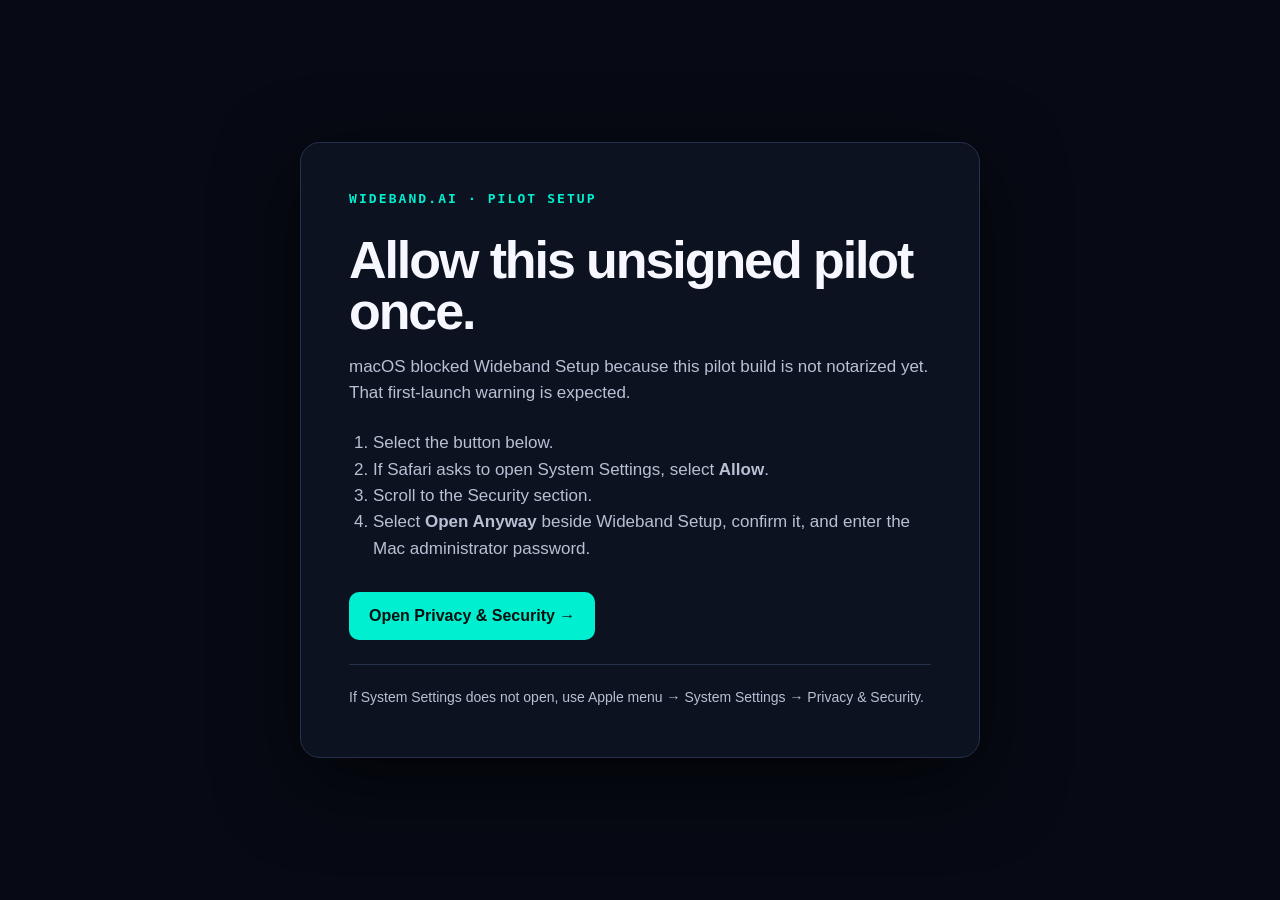
<file: packaging/Open Privacy & Security.html>
<!doctype html>
<html lang="en">
<head>
  <meta charset="utf-8">
  <meta name="viewport" content="width=device-width, initial-scale=1">
  <meta name="robots" content="noindex">
  <title>Open Privacy &amp; Security — Wideband</title>
  <style>
    :root { color-scheme: dark; font-family: -apple-system, BlinkMacSystemFont, "Segoe UI", sans-serif; }
    * { box-sizing: border-box; }
    body { margin: 0; min-height: 100vh; display: grid; place-items: center; background: #070a14; color: #f7f8ff; }
    main { width: min(680px, calc(100% - 40px)); padding: 48px; border: 1px solid #25304b; border-radius: 20px; background: #0d1220; box-shadow: 0 24px 80px #0009; }
    .brand { margin: 0 0 28px; color: #00efd1; font: 700 13px/1.2 ui-monospace, SFMono-Regular, Menlo, monospace; letter-spacing: .16em; }
    h1 { margin: 0 0 16px; font-size: clamp(32px, 7vw, 52px); line-height: .98; letter-spacing: -.04em; }
    p, li { color: #b8c0d4; font-size: 17px; line-height: 1.55; }
    ol { margin: 24px 0 30px; padding-left: 24px; }
    a.button { display: inline-block; padding: 15px 20px; border-radius: 10px; background: #00efd1; color: #06100e; font-weight: 750; text-decoration: none; }
    .fallback { margin: 24px 0 0; padding-top: 22px; border-top: 1px solid #25304b; font-size: 14px; }
  </style>
</head>
<body>
  <main>
    <p class="brand">WIDEBAND.AI · PILOT SETUP</p>
    <h1>Allow this unsigned pilot once.</h1>
    <p>macOS blocked Wideband Setup because this pilot build is not notarized yet. That first-launch warning is expected.</p>
    <ol>
      <li>Select the button below.</li>
      <li>If Safari asks to open System Settings, select <strong>Allow</strong>.</li>
      <li>Scroll to the Security section.</li>
      <li>Select <strong>Open Anyway</strong> beside Wideband Setup, confirm it, and enter the Mac administrator password.</li>
    </ol>
    <a class="button" href="x-apple.systempreferences:com.apple.settings.PrivacySecurity.extension">Open Privacy &amp; Security →</a>
    <p class="fallback">If System Settings does not open, use Apple menu → System Settings → Privacy &amp; Security.</p>
  </main>
</body>
</html>
</file>
